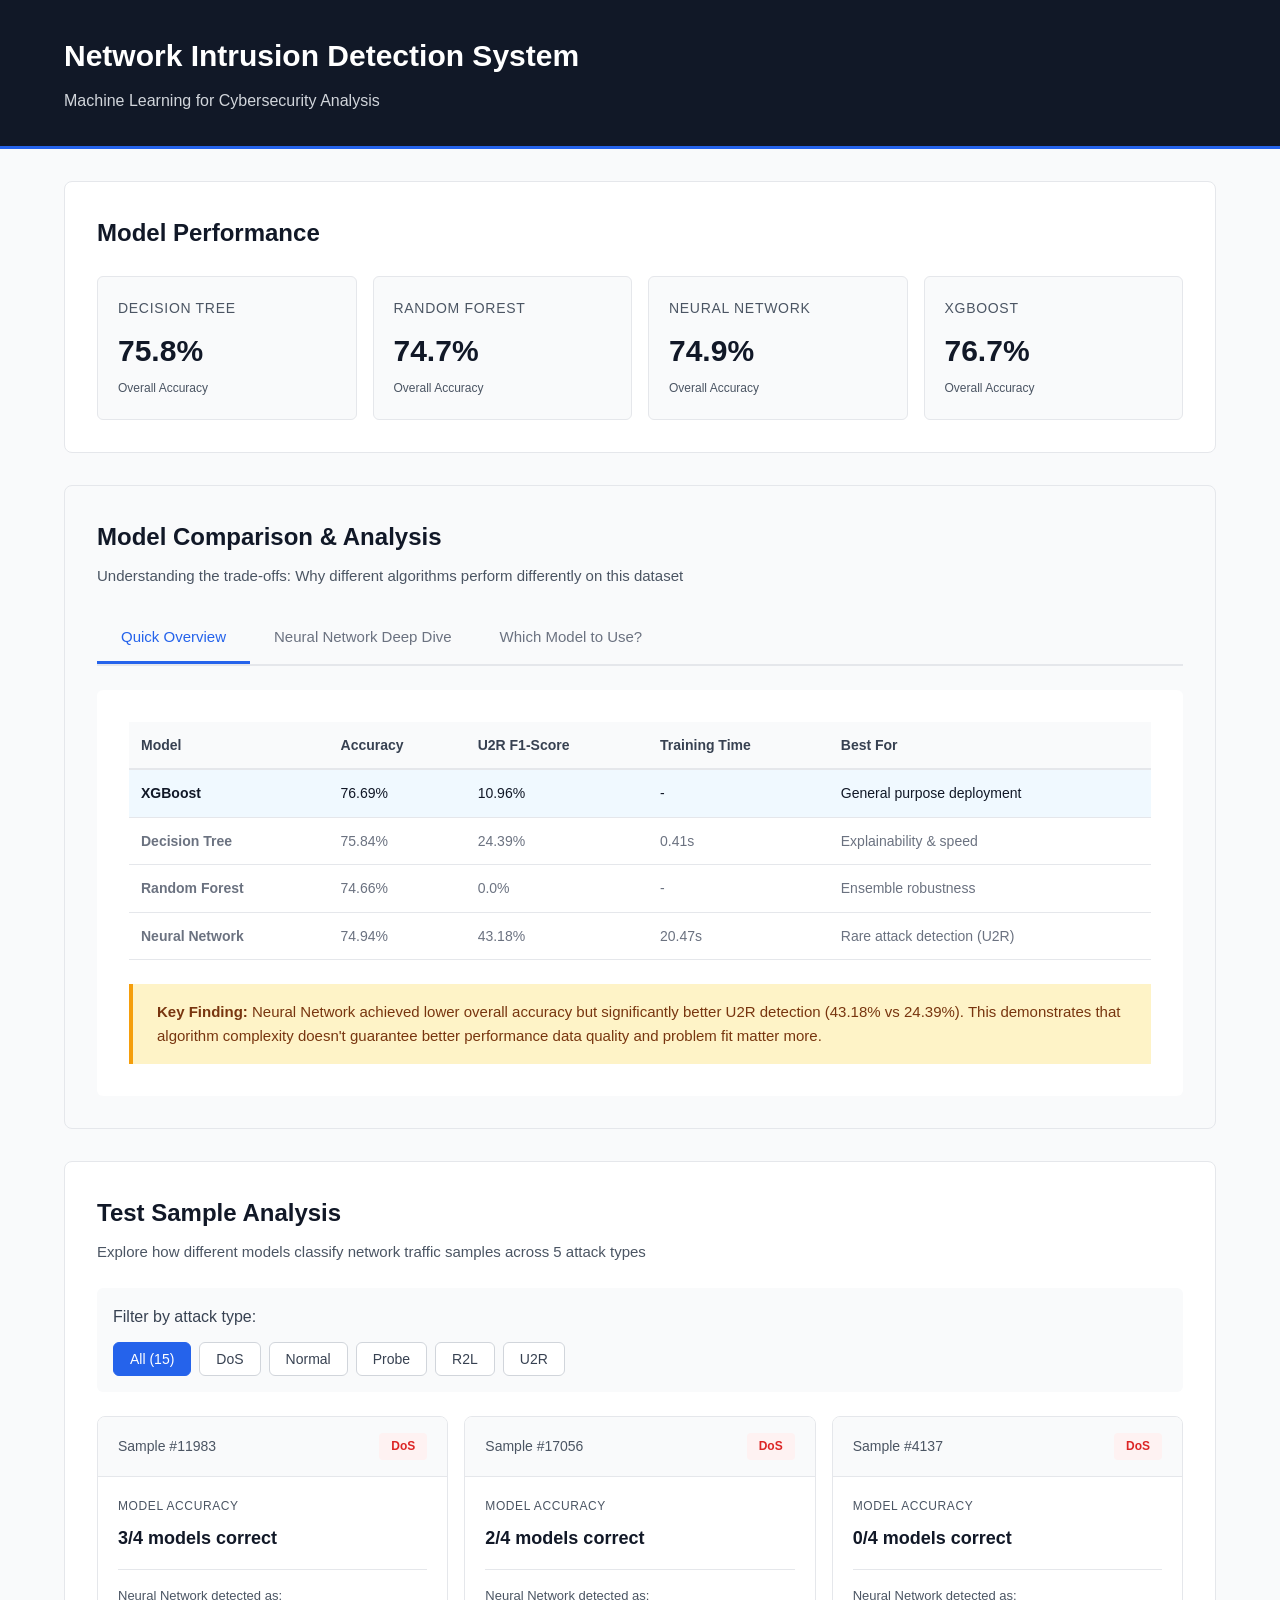
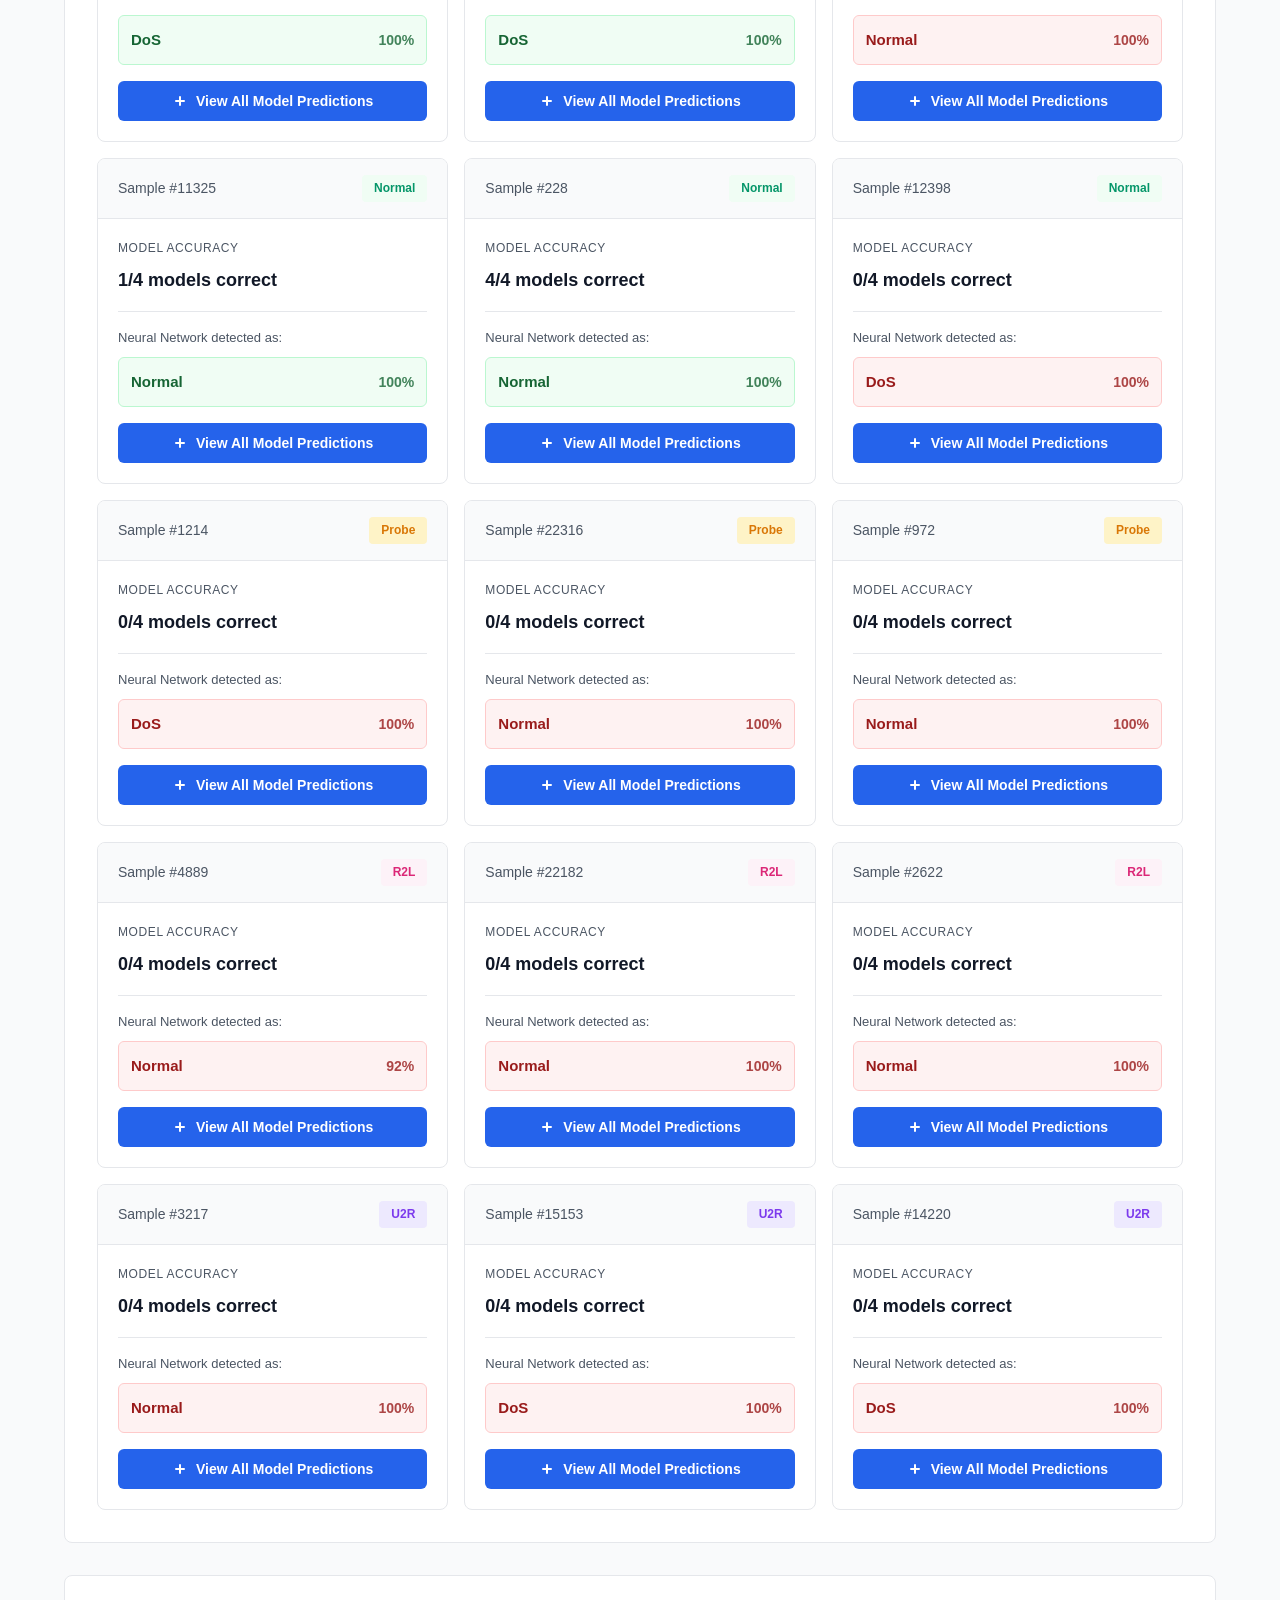
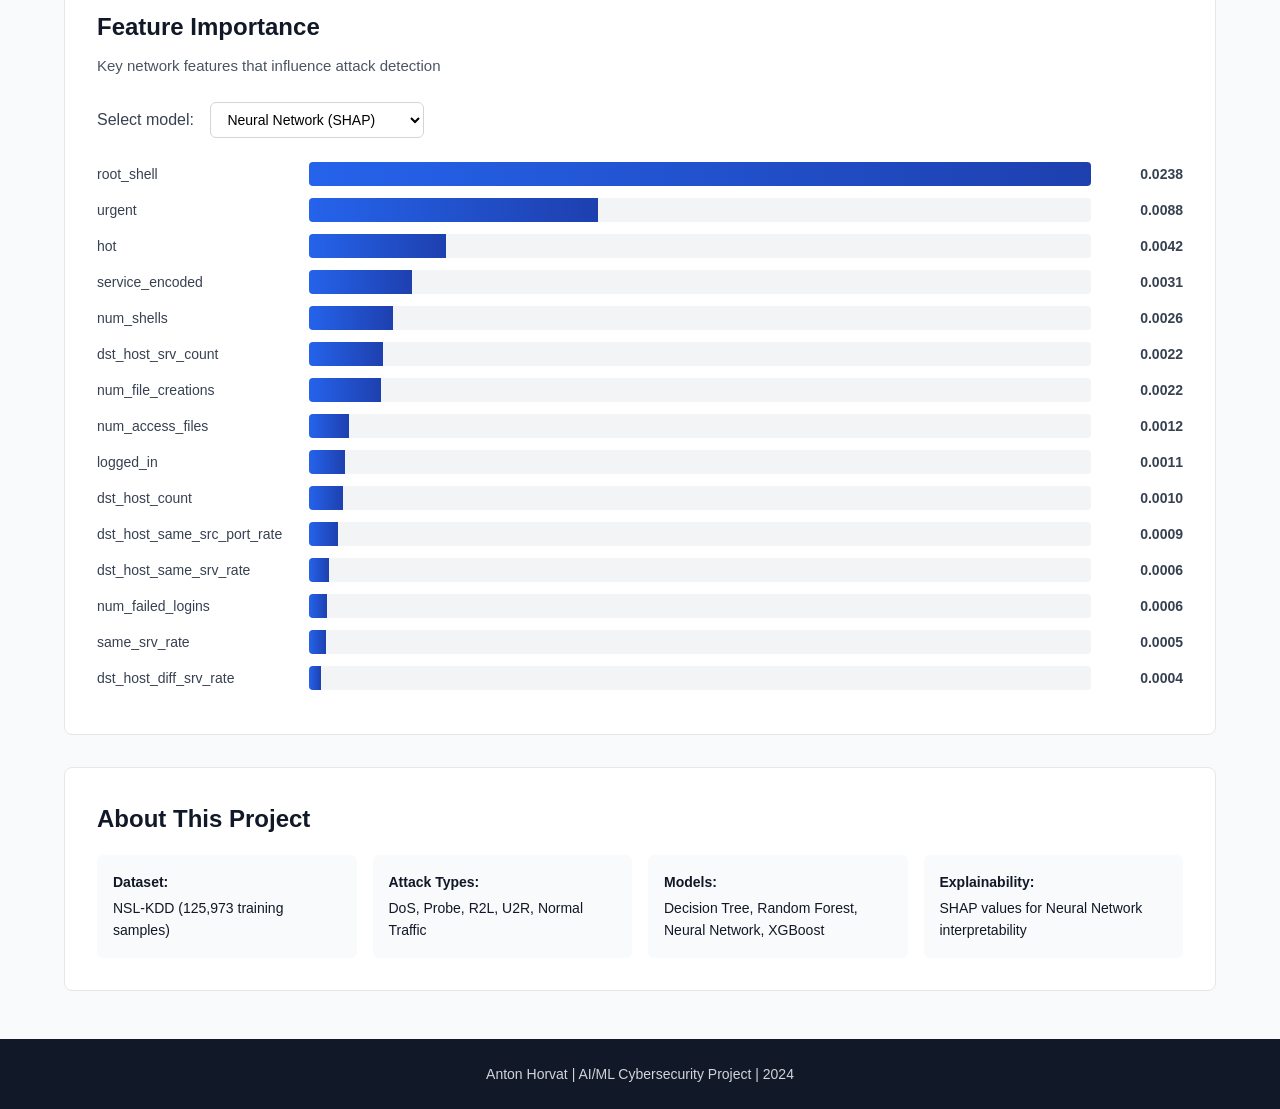
<file: Network Intrusion Detection/Challenge 2/index.html>
<!DOCTYPE html>
<html lang="en">
<head>
    <meta charset="UTF-8">
    <meta name="viewport" content="width=device-width, initial-scale=1.0">
    <title>Network Intrusion Detection | Anton Horvat</title>
    <link rel="stylesheet" href="styles.css">
    <link rel="stylesheet" href="insights.css">
</head>
<body>
    <!-- Header -->
    <header class="header">
        <div class="container">
            <h1>Network Intrusion Detection System</h1>
            <p class="subtitle">Machine Learning for Cybersecurity Analysis</p>
        </div>
    </header>

    <!-- Main Content -->
    <main class="container">
        
        <!-- Performance Overview -->
        <section class="section">
            <h2>Model Performance</h2>
            <div class="stats-grid" id="performanceGrid">
                <!-- Populated by JavaScript -->
            </div>
        </section>

        <!-- Model Comparison Insights -->
        <section class="section insights-section">
            <h2>Model Comparison & Analysis</h2>
            <p class="section-description">Understanding the trade-offs: Why different algorithms perform differently on this dataset</p>
            
            <div class="insight-tabs">
                <button class="insight-tab active" data-insight="overview">Quick Overview</button>
                <button class="insight-tab" data-insight="neural-network">Neural Network Deep Dive</button>
                <button class="insight-tab" data-insight="recommendations">Which Model to Use?</button>
            </div>

            <div id="insightContent" class="insight-content">
                <!-- Populated by JavaScript -->
            </div>
        </section>

        <!-- Interactive Demo -->
        <section class="section">
            <h2>Test Sample Analysis</h2>
            <p class="section-description">Explore how different models classify network traffic samples across 5 attack types</p>
            
            <!-- Attack Type Filter -->
            <div class="filter-box">
                <label>Filter by attack type:</label>
                <div class="filter-buttons" id="attackTypeFilter">
                    <button class="filter-btn active" data-type="all">All (15)</button>
                    <button class="filter-btn" data-type="DoS">DoS</button>
                    <button class="filter-btn" data-type="Normal">Normal</button>
                    <button class="filter-btn" data-type="Probe">Probe</button>
                    <button class="filter-btn" data-type="R2L">R2L</button>
                    <button class="filter-btn" data-type="U2R">U2R</button>
                </div>
            </div>

            <!-- Sample Cards -->
            <div class="samples-grid" id="samplesGrid">
                <!-- Populated by JavaScript -->
            </div>
        </section>

        <!-- Sample Detail Modal -->
        <div id="sampleModal" class="modal">
            <div class="modal-content">
                <span class="modal-close">&times;</span>
                <div id="modalBody">
                    <!-- Populated by JavaScript -->
                </div>
            </div>
        </div>

        <!-- Feature Importance -->
        <section class="section">
            <h2>Feature Importance</h2>
            <p class="section-description">Key network features that influence attack detection</p>
            
            <div class="model-selector">
                <label>Select model:</label>
                <select id="importanceModelSelect">
                    <option value="decision_tree">Decision Tree</option>
                    <option value="random_forest">Random Forest</option>
                    <option value="neural_network_shap" selected>Neural Network (SHAP)</option>
                    <option value="xgboost">XGBoost</option>
                </select>
            </div>

            <div class="importance-chart" id="importanceChart">
                <!-- Populated by JavaScript -->
            </div>
        </section>

        <!-- Project Info -->
        <section class="section info-section">
            <h2>About This Project</h2>
            <div class="info-grid">
                <div class="info-item">
                    <strong>Dataset:</strong> NSL-KDD (125,973 training samples)
                </div>
                <div class="info-item">
                    <strong>Attack Types:</strong> DoS, Probe, R2L, U2R, Normal Traffic
                </div>
                <div class="info-item">
                    <strong>Models:</strong> Decision Tree, Random Forest, Neural Network, XGBoost
                </div>
                <div class="info-item">
                    <strong>Explainability:</strong> SHAP values for Neural Network interpretability
                </div>
            </div>
        </section>

    </main>

    <!-- Footer -->
    <footer class="footer">
        <p>Anton Horvat | AI/ML Cybersecurity Project | 2024</p>
    </footer>

    <script src="script.js"></script>
</body>
</html>
</file>
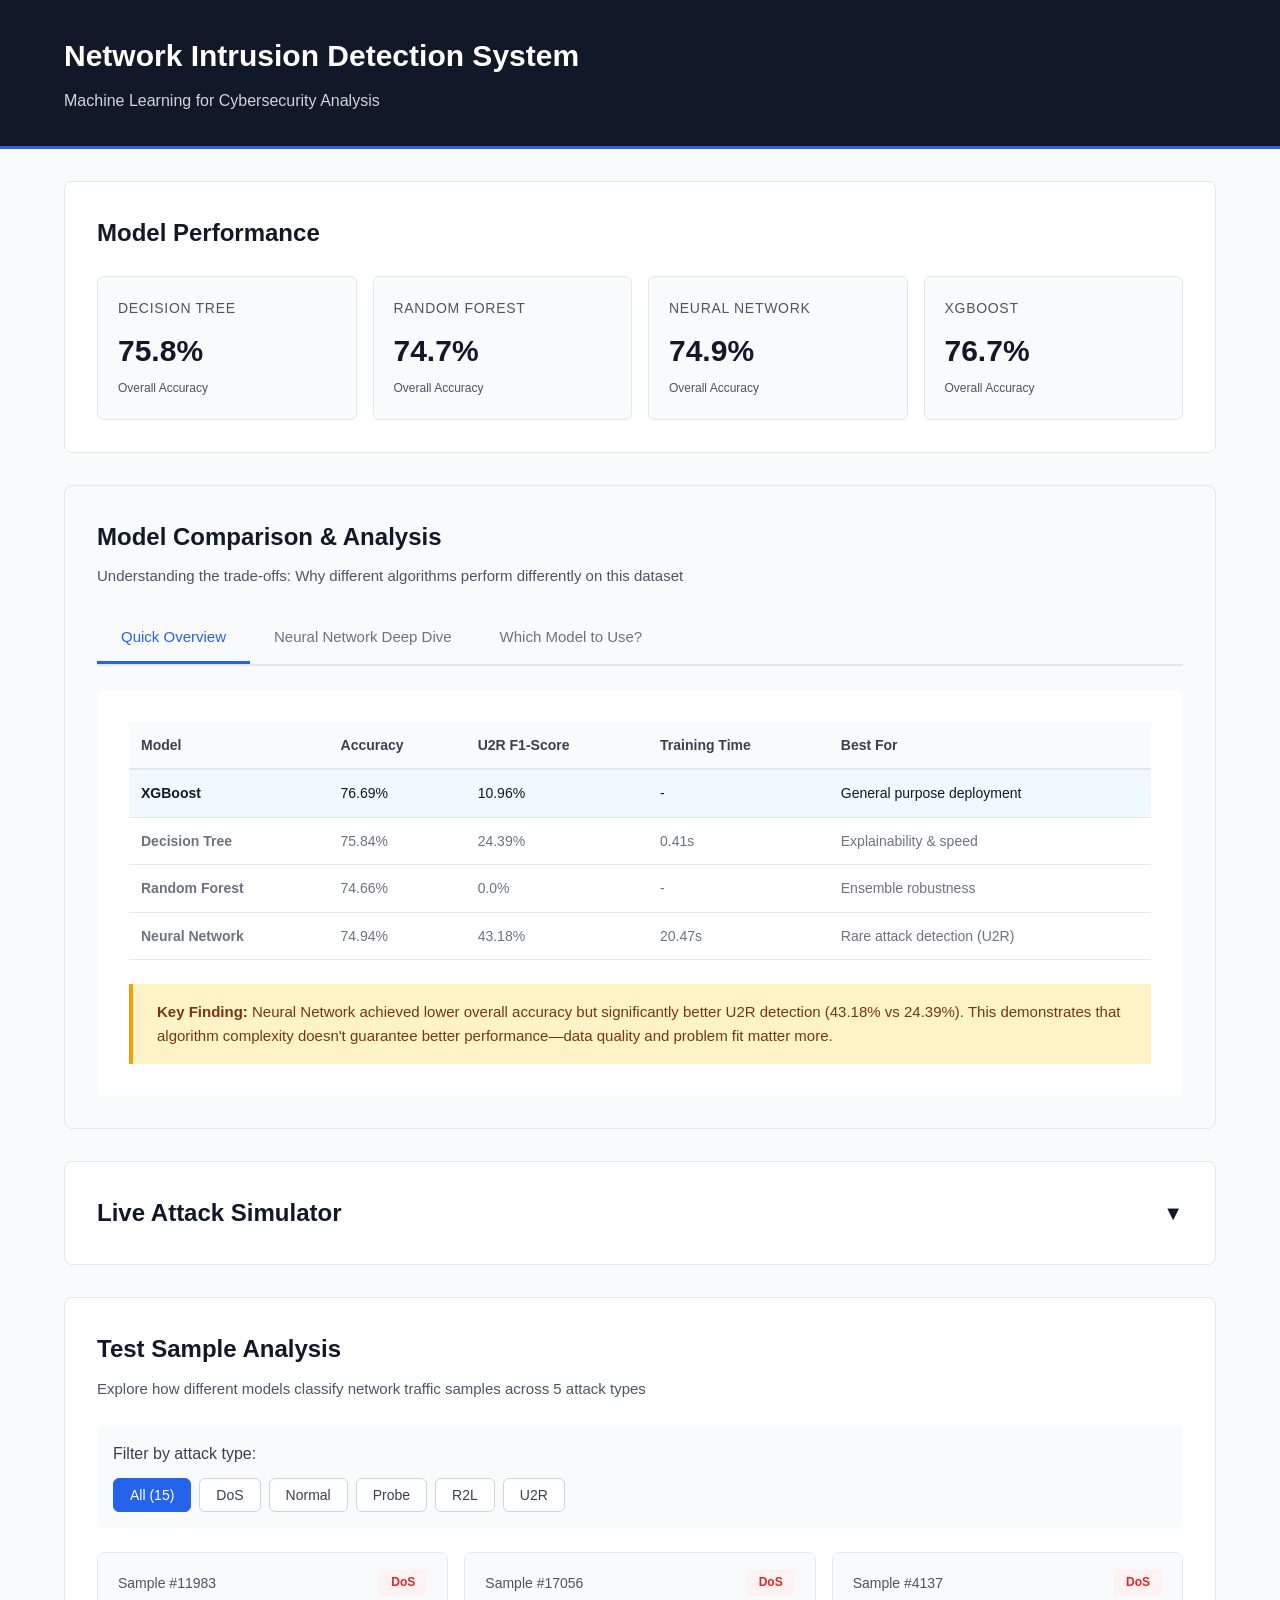
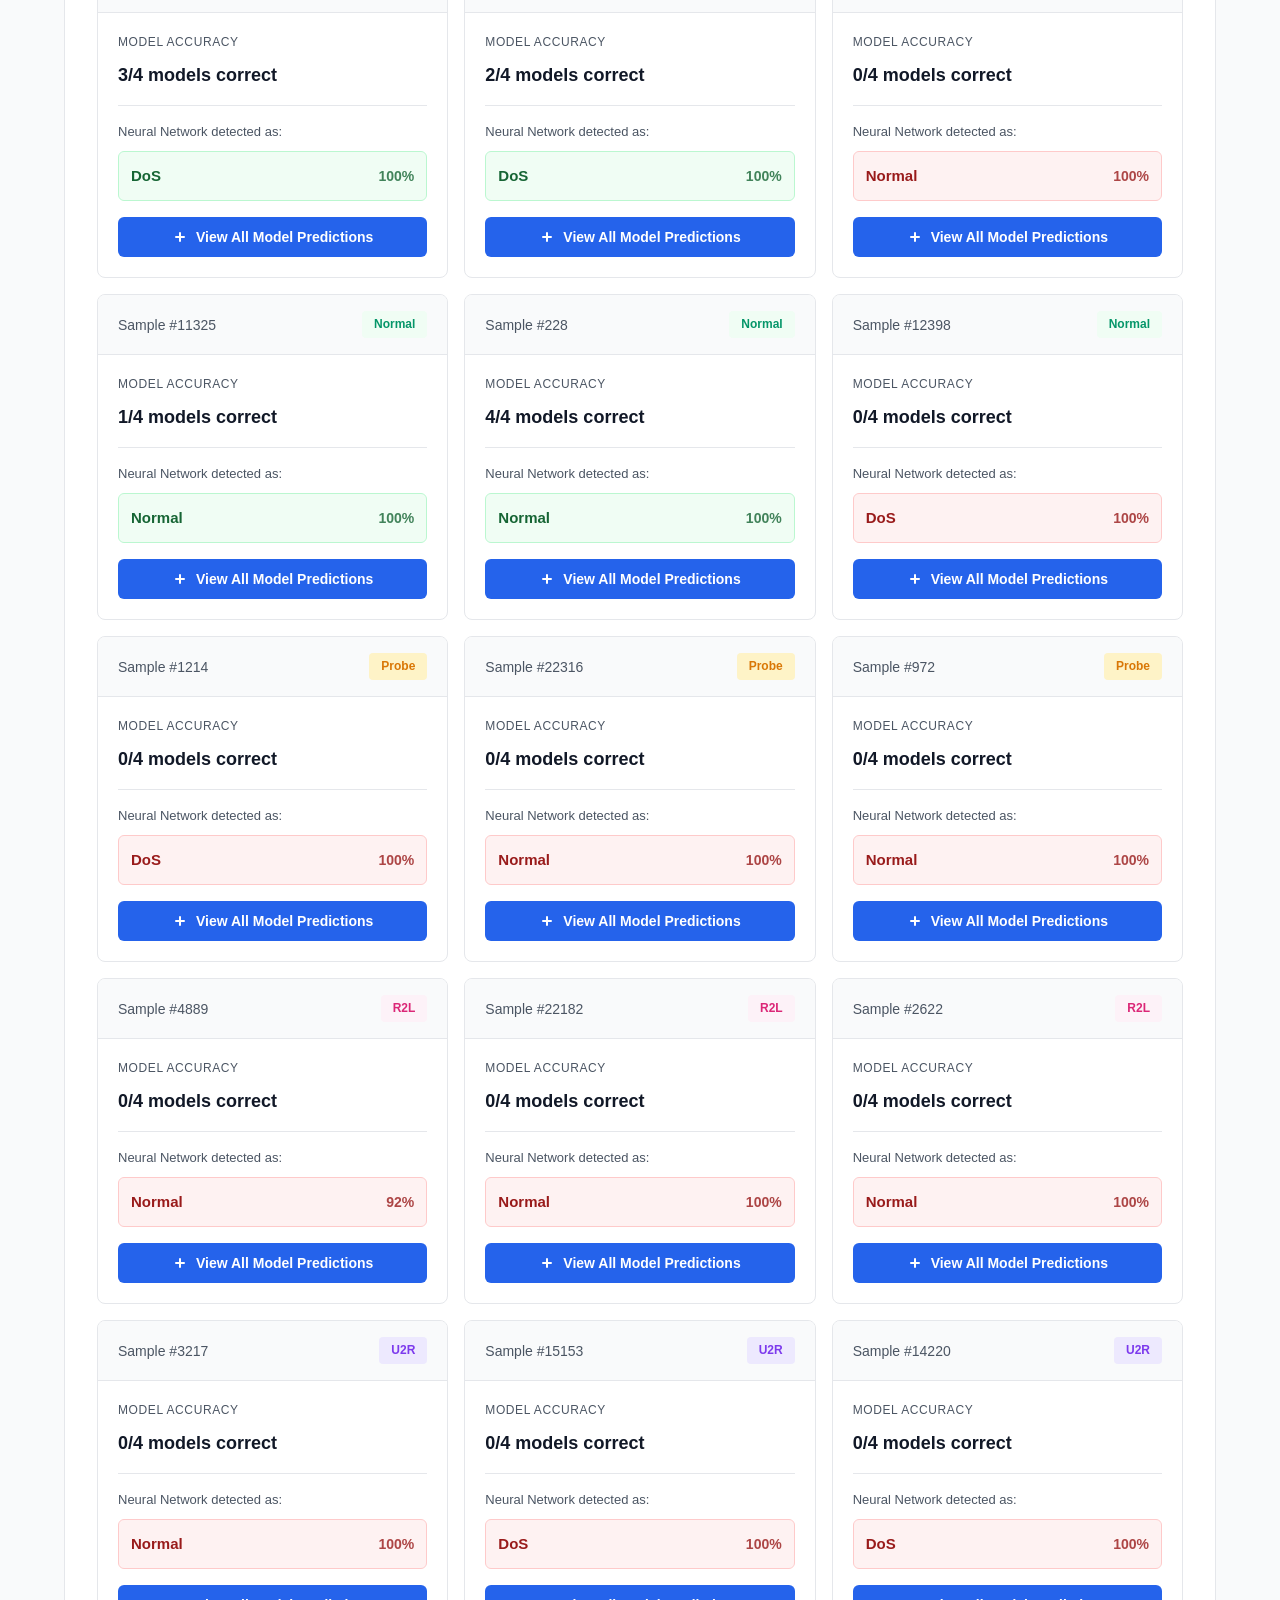
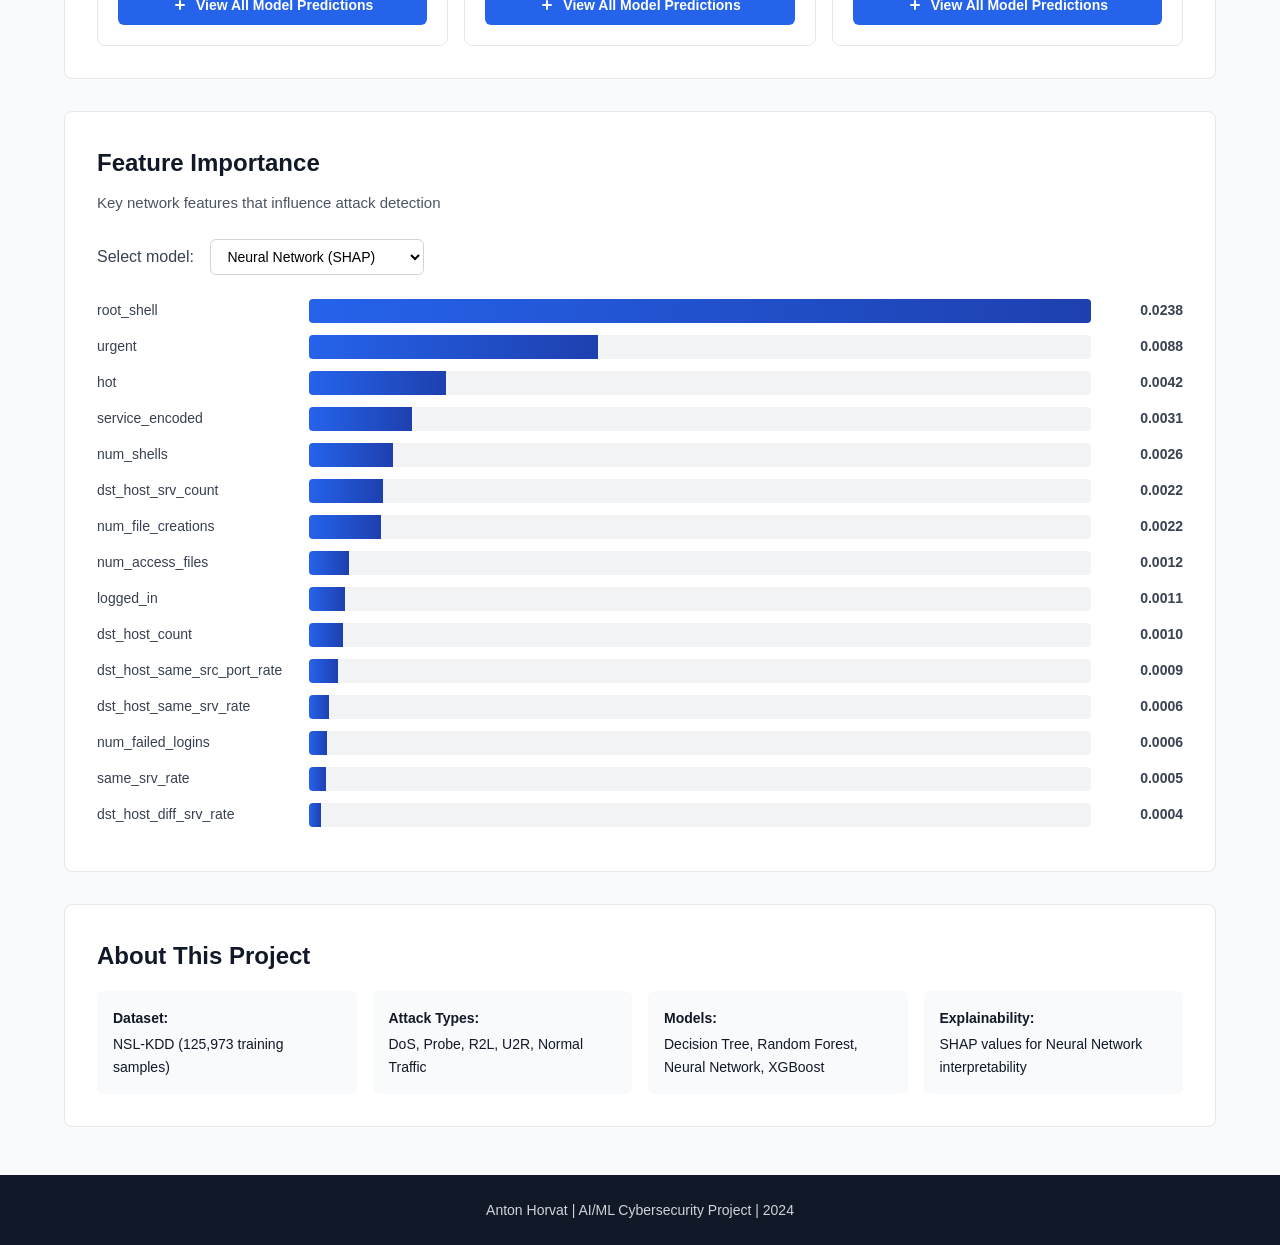
<file: Network Intrusion Detection/Challenge 2/frontend/index.html>
<!DOCTYPE html>
<html lang="en">
<head>
    <meta charset="UTF-8">
    <meta name="viewport" content="width=device-width, initial-scale=1.0">
    <title>Network Intrusion Detection | Anton Horvat</title>
    <link rel="stylesheet" href="styles.css">
    <link rel="stylesheet" href="insights.css">
    <link rel="stylesheet" href="simulator.css">
</head>
<body>
    <!-- Header -->
    <header class="header">
        <div class="container">
            <h1>Network Intrusion Detection System</h1>
            <p class="subtitle">Machine Learning for Cybersecurity Analysis</p>
        </div>
    </header>

    <!-- Main Content -->
    <main class="container">
        
        <!-- Performance Overview -->
        <section class="section">
            <h2>Model Performance</h2>
            <div class="stats-grid" id="performanceGrid">
                <!-- Populated by JavaScript -->
            </div>
        </section>

        <!-- Model Comparison Insights -->
        <section class="section insights-section">
            <h2>Model Comparison & Analysis</h2>
            <p class="section-description">Understanding the trade-offs: Why different algorithms perform differently on this dataset</p>
            
            <div class="insight-tabs">
                <button class="insight-tab active" data-insight="overview">Quick Overview</button>
                <button class="insight-tab" data-insight="neural-network">Neural Network Deep Dive</button>
                <button class="insight-tab" data-insight="recommendations">Which Model to Use?</button>
            </div>

            <div id="insightContent" class="insight-content">
                <!-- Populated by JavaScript -->
            </div>
        </section>

        <!-- Live Attack Simulator - COLLAPSIBLE -->
        <section class="section">
            <div class="collapsible-header" onclick="toggleSimulator()">
                <h2 style="margin: 0; cursor: pointer;">Live Attack Simulator</h2>
                <span class="toggle-icon" id="simulatorToggle">▼</span>
            </div>
            
            <div id="simulatorContent" class="collapsible-content" style="display: none;">
                <p class="section-description">Build custom network traffic and see how AI classifies it</p>
                
                <!-- Model Selection -->
                <div class="model-selector" style="margin-bottom: 24px;">
                    <label>Select model:</label>
                    <select id="simulatorModel">
                        <option value="neural_network">Neural Network</option>
                        <option value="xgboost">XGBoost</option>
                        <option value="decision_tree">Decision Tree</option>
                        <option value="random_forest">Random Forest</option>
                    </select>
                    <div id="modelHint" style="margin-top: 8px; font-size: 14px; color: #64748b;"></div>
                </div>

                <!-- Quick Presets -->
                <div style="margin-bottom: 24px;">
                    <label style="font-weight: 600; margin-bottom: 8px; display: block;">Quick Scenarios:</label>
                    <div style="display: flex; gap: 8px; flex-wrap: wrap;">
                        <button onclick="loadPreset('normal')" class="filter-btn">Normal Traffic</button>
                        <button onclick="loadPreset('dos')" class="filter-btn">DoS Attack</button>
                        <button onclick="loadPreset('probe')" class="filter-btn">Port Scan</button>
                        <button onclick="loadPreset('u2r')" class="filter-btn">Privilege Escalation</button>
                        <button onclick="loadPreset('r2l')" class="filter-btn">Remote Access</button>
                    </div>
                </div>

                <!-- Traffic Builder -->
                <div style="background: #f8fafc; border-radius: 8px; padding: 20px; margin-bottom: 16px;">
                    <h3 style="margin-top: 0; font-size: 16px;">Build Custom Traffic</h3>
                    
                    <div style="display: grid; grid-template-columns: repeat(auto-fit, minmax(250px, 1fr)); gap: 20px;">
                        <!-- Column 1 -->
                        <div>
                            <div style="margin-bottom: 16px;">
                                <label style="display: block; font-weight: 600; margin-bottom: 4px; font-size: 14px;">Protocol</label>
                                <select id="protocol_type" style="width: 100%; padding: 8px; border: 1px solid #e2e8f0; border-radius: 4px;">
                                    <option value="tcp">TCP</option>
                                    <option value="udp">UDP</option>
                                    <option value="icmp">ICMP</option>
                                </select>
                                <div style="font-size: 11px; color: #64748b; margin-top: 4px;">Impact on prediction: ~5%</div>
                            </div>
                            
                            <div style="margin-bottom: 16px;">
                                <label style="display: block; font-weight: 600; margin-bottom: 4px; font-size: 14px;">Service</label>
                                <select id="service" style="width: 100%; padding: 8px; border: 1px solid #e2e8f0; border-radius: 4px;">
                                    <option value="http">HTTP</option>
                                    <option value="private">Private</option>
                                    <option value="ftp">FTP</option>
                                    <option value="telnet">Telnet</option>
                                    <option value="ssh">SSH</option>
                                </select>
                                <div style="font-size: 11px; color: #64748b; margin-top: 4px;">Impact on prediction: ~10%</div>
                            </div>
                            
                            <div style="margin-bottom: 16px;">
                                <label style="display: block; font-weight: 600; margin-bottom: 4px; font-size: 14px;">Flag</label>
                                <select id="flag" style="width: 100%; padding: 8px; border: 1px solid #e2e8f0; border-radius: 4px;">
                                    <option value="SF">SF (Normal)</option>
                                    <option value="S0">S0 (DoS indicator)</option>
                                    <option value="REJ">REJ (Probe indicator)</option>
                                </select>
                                <div style="font-size: 11px; color: #64748b; margin-top: 4px;">Impact on prediction: ~15%</div>
                            </div>
                        </div>

                        <!-- Column 2 -->
                        <div>
                            <div style="margin-bottom: 16px;">
                                <label style="display: block; font-weight: 600; margin-bottom: 4px; font-size: 14px;">SYN Error Rate (%)</label>
                                <input type="range" id="serror_rate" min="0" max="100" value="0" style="width: 100%;">
                                <div style="text-align: center; font-weight: 600; color: #3b82f6;"><span id="serror_rate_val">0</span>%</div>
                                <div style="font-size: 11px; color: #64748b; margin-top: 4px;">Impact on prediction: ~25% (Top feature!)</div>
                            </div>
                            
                            <div style="margin-bottom: 16px;">
                                <label style="display: block; font-weight: 600; margin-bottom: 4px; font-size: 14px;">Host Error Rate (%)</label>
                                <input type="range" id="dst_host_serror_rate" min="0" max="100" value="0" style="width: 100%;">
                                <div style="text-align: center; font-weight: 600; color: #3b82f6;"><span id="dst_host_serror_rate_val">0</span>%</div>
                                <div style="font-size: 11px; color: #64748b; margin-top: 4px;">Impact on prediction: ~20% (2nd most important)</div>
                            </div>
                            
                            <div style="margin-bottom: 16px;">
                                <label style="display: block; font-weight: 600; margin-bottom: 4px; font-size: 14px;">Connection Count</label>
                                <input type="range" id="count" min="1" max="500" value="10" style="width: 100%;">
                                <div style="text-align: center; font-weight: 600; color: #3b82f6;"><span id="count_val">10</span></div>
                                <div style="font-size: 11px; color: #64748b; margin-top: 4px;">Impact on prediction: ~12%</div>
                            </div>
                        </div>

                        <!-- Column 3 -->
                        <div>
                            <div style="margin-bottom: 16px;">
                                <label style="display: block; font-weight: 600; margin-bottom: 4px; font-size: 14px;">Duration (seconds)</label>
                                <input type="range" id="duration" min="0" max="60" value="5" style="width: 100%;">
                                <div style="text-align: center; font-weight: 600; color: #3b82f6;"><span id="duration_val">5</span>s</div>
                                <div style="font-size: 11px; color: #64748b; margin-top: 4px;">Impact on prediction: ~8%</div>
                            </div>
                            
                            <div style="margin-bottom: 16px;">
                                <label style="display: flex; align-items: center; gap: 8px; cursor: pointer;">
                                    <input type="checkbox" id="logged_in">
                                    <span style="font-weight: 600; font-size: 14px;">Authenticated</span>
                                </label>
                                <div style="font-size: 11px; color: #64748b; margin-top: 4px;">Impact on prediction: ~10% (Required for U2R)</div>
                            </div>
                            
                            <div style="margin-bottom: 16px;">
                                <label style="display: flex; align-items: center; gap: 8px; cursor: pointer;">
                                    <input type="checkbox" id="root_shell">
                                    <span style="font-weight: 600; font-size: 14px;">Root Shell Access</span>
                                </label>
                                <div style="font-size: 11px; color: #64748b; margin-top: 4px;">Impact on prediction: ~30% (Critical for U2R!)</div>
                            </div>
                            
                            <div style="margin-bottom: 16px;">
                                <label style="display: flex; align-items: center; gap: 8px; cursor: pointer;">
                                    <input type="checkbox" id="su_attempted">
                                    <span style="font-weight: 600; font-size: 14px;">Privilege Escalation</span>
                                </label>
                                <div style="font-size: 11px; color: #64748b; margin-top: 4px;">Impact on prediction: ~18%</div>
                            </div>
                        </div>
                    </div>

                    <!-- Hidden fields for other parameters -->
                    <input type="hidden" id="srv_serror_rate" value="0">
                    <input type="hidden" id="same_srv_rate" value="50">
                    <input type="hidden" id="num_failed_logins" value="0">

                    <div style="text-align: center; margin-top: 20px;">
                        <button onclick="classifyTraffic()" style="background: #1e293b; color: white; border: none; padding: 12px 32px; border-radius: 6px; font-weight: 600; cursor: pointer; font-size: 15px;">
                            Classify Traffic
                        </button>
                    </div>
                </div>

                <!-- Results Display -->
                <div id="simulatorResults" style="display: none;">
                    <!-- Will be populated by JavaScript -->
                </div>
            </div>
        </section>

        <!-- Interactive Demo -->
        <section class="section">
            <h2>Test Sample Analysis</h2>
            <p class="section-description">Explore how different models classify network traffic samples across 5 attack types</p>
            
            <!-- Attack Type Filter -->
            <div class="filter-box">
                <label>Filter by attack type:</label>
                <div class="filter-buttons" id="attackTypeFilter">
                    <button class="filter-btn active" data-type="all">All (15)</button>
                    <button class="filter-btn" data-type="DoS">DoS</button>
                    <button class="filter-btn" data-type="Normal">Normal</button>
                    <button class="filter-btn" data-type="Probe">Probe</button>
                    <button class="filter-btn" data-type="R2L">R2L</button>
                    <button class="filter-btn" data-type="U2R">U2R</button>
                </div>
            </div>

            <!-- Sample Cards -->
            <div class="samples-grid" id="samplesGrid">
                <!-- Populated by JavaScript -->
            </div>
        </section>

        <!-- Sample Detail Modal -->
        <div id="sampleModal" class="modal">
            <div class="modal-content">
                <span class="modal-close">&times;</span>
                <div id="modalBody">
                    <!-- Populated by JavaScript -->
                </div>
            </div>
        </div>

        <!-- Feature Importance -->
        <section class="section">
            <h2>Feature Importance</h2>
            <p class="section-description">Key network features that influence attack detection</p>
            
            <div class="model-selector">
                <label>Select model:</label>
                <select id="importanceModelSelect">
                    <option value="decision_tree">Decision Tree</option>
                    <option value="random_forest">Random Forest</option>
                    <option value="neural_network_shap" selected>Neural Network (SHAP)</option>
                    <option value="xgboost">XGBoost</option>
                </select>
            </div>

            <div class="importance-chart" id="importanceChart">
                <!-- Populated by JavaScript -->
            </div>
        </section>

        <!-- Project Info -->
        <section class="section info-section">
            <h2>About This Project</h2>
            <div class="info-grid">
                <div class="info-item">
                    <strong>Dataset:</strong> NSL-KDD (125,973 training samples)
                </div>
                <div class="info-item">
                    <strong>Attack Types:</strong> DoS, Probe, R2L, U2R, Normal Traffic
                </div>
                <div class="info-item">
                    <strong>Models:</strong> Decision Tree, Random Forest, Neural Network, XGBoost
                </div>
                <div class="info-item">
                    <strong>Explainability:</strong> SHAP values for Neural Network interpretability
                </div>
            </div>
        </section>

    </main>

    <!-- Footer -->
    <footer class="footer">
        <p>Anton Horvat | AI/ML Cybersecurity Project | 2024</p>
    </footer>

    <script src="simulator.js"></script>
    <script src="script.js"></script>
</body>
</html>
</file>
<file: Network Intrusion Detection/Challenge 2/styles.css>
/* ============================================================================
   CLEAN PROFESSIONAL STYLES - Network IDS
   ============================================================================ */

* {
    margin: 0;
    padding: 0;
    box-sizing: border-box;
}

:root {
    --primary: #2563eb;
    --primary-dark: #1e40af;
    --success: #059669;
    --danger: #dc2626;
    --warning: #d97706;
    --gray-50: #f9fafb;
    --gray-100: #f3f4f6;
    --gray-200: #e5e7eb;
    --gray-300: #d1d5db;
    --gray-600: #4b5563;
    --gray-700: #374151;
    --gray-900: #111827;
}

body {
    font-family: -apple-system, BlinkMacSystemFont, 'Segoe UI', Roboto, 'Helvetica Neue', Arial, sans-serif;
    background: var(--gray-50);
    color: var(--gray-900);
    line-height: 1.6;
}

/* Header */
.header {
    background: var(--gray-900);
    color: white;
    padding: 2rem 0;
    border-bottom: 3px solid var(--primary);
}

.header h1 {
    font-size: 1.875rem;
    font-weight: 700;
    margin-bottom: 0.5rem;
}

.subtitle {
    font-size: 1rem;
    color: var(--gray-300);
    font-weight: 400;
}

/* Container */
.container {
    max-width: 1200px;
    margin: 0 auto;
    padding: 0 1.5rem;
}

/* Section */
.section {
    background: white;
    margin: 2rem 0;
    padding: 2rem;
    border-radius: 8px;
    border: 1px solid var(--gray-200);
}

.section h2 {
    font-size: 1.5rem;
    color: var(--gray-900);
    margin-bottom: 0.5rem;
    font-weight: 600;
}

.section-description {
    color: var(--gray-600);
    margin-bottom: 1.5rem;
}

/* Stats Grid */
.stats-grid {
    display: grid;
    grid-template-columns: repeat(auto-fit, minmax(200px, 1fr));
    gap: 1rem;
    margin-top: 1.5rem;
}

.stat-card {
    background: var(--gray-50);
    padding: 1.25rem;
    border-radius: 6px;
    border: 1px solid var(--gray-200);
}

.stat-card h3 {
    font-size: 0.875rem;
    color: var(--gray-600);
    margin-bottom: 0.5rem;
    font-weight: 500;
    text-transform: uppercase;
    letter-spacing: 0.05em;
}

.stat-value {
    font-size: 1.875rem;
    font-weight: 700;
    color: var(--gray-900);
}

.stat-label {
    font-size: 0.75rem;
    color: var(--gray-600);
    margin-top: 0.25rem;
}

/* Filter Box */
.filter-box {
    background: var(--gray-50);
    padding: 1rem;
    border-radius: 6px;
    margin-bottom: 1.5rem;
}

.filter-box label {
    display: block;
    font-weight: 500;
    margin-bottom: 0.75rem;
    color: var(--gray-700);
}

.filter-buttons {
    display: flex;
    gap: 0.5rem;
    flex-wrap: wrap;
}

.filter-btn {
    padding: 0.5rem 1rem;
    background: white;
    border: 1px solid var(--gray-300);
    border-radius: 6px;
    cursor: pointer;
    font-size: 0.875rem;
    font-weight: 500;
    color: var(--gray-700);
    transition: all 0.2s;
}

.filter-btn:hover {
    border-color: var(--primary);
    color: var(--primary);
}

.filter-btn.active {
    background: var(--primary);
    color: white;
    border-color: var(--primary);
}

/* Samples Grid */
.samples-grid {
    display: grid;
    grid-template-columns: repeat(auto-fill, minmax(280px, 1fr));
    gap: 1rem;
}

.sample-card {
    background: white;
    border: 1px solid var(--gray-200);
    border-radius: 8px;
    padding: 0;
    cursor: pointer;
    transition: all 0.2s;
    overflow: hidden;
}

.sample-card:hover {
    border-color: var(--primary);
    box-shadow: 0 4px 6px rgba(0, 0, 0, 0.05);
    transform: translateY(-2px);
}

.sample-header {
    display: flex;
    justify-content: space-between;
    align-items: center;
    padding: 1rem 1.25rem;
    background: var(--gray-50);
    border-bottom: 1px solid var(--gray-200);
}

.sample-body {
    padding: 1.25rem;
}

.accuracy-display {
    margin-bottom: 1rem;
    padding-bottom: 1rem;
    border-bottom: 1px solid var(--gray-200);
}

.accuracy-label {
    font-size: 0.75rem;
    color: var(--gray-600);
    text-transform: uppercase;
    letter-spacing: 0.05em;
    margin-bottom: 0.5rem;
}

.accuracy-value {
    font-size: 1.125rem;
    font-weight: 700;
    color: var(--gray-900);
}

.nn-highlight {
    margin-bottom: 1rem;
}

.nn-label {
    font-size: 0.8125rem;
    color: var(--gray-600);
    margin-bottom: 0.5rem;
}

.nn-prediction {
    display: flex;
    justify-content: space-between;
    align-items: center;
    padding: 0.75rem;
    border-radius: 6px;
    font-size: 0.9375rem;
    font-weight: 600;
}

.nn-correct {
    background: #f0fdf4;
    color: #166534;
    border: 1px solid #bbf7d0;
}

.nn-incorrect {
    background: #fef2f2;
    color: #991b1b;
    border: 1px solid #fecaca;
}

.nn-confidence {
    font-size: 0.875rem;
    opacity: 0.8;
}

.details-btn {
    width: 100%;
    padding: 0.75rem;
    background: var(--primary);
    color: white;
    border: none;
    border-radius: 6px;
    font-size: 0.875rem;
    font-weight: 600;
    cursor: pointer;
    display: flex;
    align-items: center;
    justify-content: center;
    gap: 0.5rem;
    transition: all 0.2s;
}

.details-btn:hover {
    background: var(--primary-dark);
    transform: translateY(-1px);
    box-shadow: 0 2px 4px rgba(37, 99, 235, 0.2);
}

.details-btn svg {
    transition: transform 0.2s;
}

.details-btn:hover svg {
    transform: rotate(90deg);
}

.sample-id {
    font-size: 0.875rem;
    color: var(--gray-600);
    font-weight: 500;
}

.attack-badge {
    padding: 0.25rem 0.75rem;
    border-radius: 4px;
    font-size: 0.75rem;
    font-weight: 600;
}

.attack-badge.DoS { background: #fef2f2; color: #dc2626; }
.attack-badge.Normal { background: #f0fdf4; color: #059669; }
.attack-badge.Probe { background: #fef3c7; color: #d97706; }
.attack-badge.R2L { background: #fdf2f8; color: #db2777; }
.attack-badge.U2R { background: #ede9fe; color: #7c3aed; }

.prediction-summary {
    margin-top: 0.75rem;
}

.prediction-row {
    display: flex;
    justify-content: space-between;
    margin: 0.5rem 0;
    font-size: 0.875rem;
}

.model-name {
    color: var(--gray-600);
}

.prediction-result {
    font-weight: 500;
}

.prediction-result.correct {
    color: var(--success);
}

.prediction-result.incorrect {
    color: var(--danger);
}

/* Modal */
.modal {
    display: none;
    position: fixed;
    z-index: 1000;
    left: 0;
    top: 0;
    width: 100%;
    height: 100%;
    background: rgba(0, 0, 0, 0.6);
    overflow-y: auto;
    animation: fadeIn 0.2s;
}

@keyframes fadeIn {
    from { opacity: 0; }
    to { opacity: 1; }
}

.modal.active {
    display: block;
}

.modal-content {
    background: white;
    margin: 2rem auto;
    padding: 0;
    max-width: 900px;
    border-radius: 12px;
    position: relative;
    box-shadow: 0 20px 25px -5px rgba(0, 0, 0, 0.1), 0 10px 10px -5px rgba(0, 0, 0, 0.04);
    animation: slideUp 0.3s;
}

@keyframes slideUp {
    from { transform: translateY(20px); opacity: 0; }
    to { transform: translateY(0); opacity: 1; }
}

.modal-close {
    position: absolute;
    right: 1.5rem;
    top: 1.5rem;
    font-size: 1.75rem;
    cursor: pointer;
    color: var(--gray-400);
    line-height: 1;
    width: 32px;
    height: 32px;
    display: flex;
    align-items: center;
    justify-content: center;
    border-radius: 6px;
    transition: all 0.2s;
}

.modal-close:hover {
    background: var(--gray-100);
    color: var(--gray-900);
}

.modal-header {
    padding: 2rem 2rem 1.5rem 2rem;
    border-bottom: 1px solid var(--gray-200);
}

.modal-title-section {
    padding-right: 2rem;
}

.modal-title {
    font-size: 1.5rem;
    font-weight: 700;
    margin-bottom: 0.75rem;
    color: var(--gray-900);
}

.modal-meta {
    display: flex;
    align-items: center;
    gap: 0.75rem;
    flex-wrap: wrap;
}

.meta-label {
    font-size: 0.875rem;
    color: var(--gray-600);
}

.meta-divider {
    color: var(--gray-300);
}

.modal-section {
    padding: 2rem;
}

.section-title {
    font-size: 1.125rem;
    font-weight: 600;
    margin-bottom: 0.5rem;
    color: var(--gray-900);
}

.section-description {
    color: var(--gray-600);
    font-size: 0.9375rem;
    line-height: 1.6;
    margin-bottom: 1.5rem;
}

.no-data {
    color: var(--gray-500);
    font-size: 0.9375rem;
    font-style: italic;
    padding: 1rem;
    text-align: center;
}

/* Model Tabs - Detailed */
.model-tabs-detailed {
    display: grid;
    grid-template-columns: repeat(4, 1fr);
    gap: 0.75rem;
    margin-top: 1rem;
}

.model-tab-btn {
    padding: 1rem;
    background: white;
    border: 2px solid var(--gray-300);
    border-radius: 8px;
    cursor: pointer;
    transition: all 0.2s;
    text-align: left;
}

.model-tab-btn:hover {
    border-color: var(--primary);
    transform: translateY(-2px);
    box-shadow: 0 4px 6px rgba(0, 0, 0, 0.05);
}

.model-tab-btn.active {
    border-color: var(--primary);
    background: #eff6ff;
    box-shadow: 0 4px 6px rgba(37, 99, 235, 0.1);
}

.tab-model-name {
    font-size: 0.875rem;
    font-weight: 600;
    color: var(--gray-900);
    margin-bottom: 0.5rem;
}

.tab-model-result {
    font-size: 0.8125rem;
    font-weight: 600;
    padding: 0.25rem 0.5rem;
    border-radius: 4px;
    display: inline-block;
}

.tab-correct {
    background: #dcfce7;
    color: #166534;
}

.tab-incorrect {
    background: #fee2e2;
    color: #991b1b;
}

/* Detail Section */
.detail-section {
    background: var(--gray-50);
}

/* Confidence Paradox Banner */
.confidence-paradox-banner {
    background: linear-gradient(135deg, #fef2f2 0%, #fee2e2 100%);
    border: 2px solid #ef4444;
    border-radius: 8px;
    padding: 1.25rem;
    margin-bottom: 1.5rem;
    display: flex;
    gap: 1rem;
    align-items: flex-start;
}

.paradox-icon {
    font-size: 2rem;
    flex-shrink: 0;
}

.paradox-content {
    flex: 1;
}

.paradox-title {
    font-size: 1rem;
    font-weight: 700;
    color: #991b1b;
    margin-bottom: 0.5rem;
}

.paradox-text {
    font-size: 0.9375rem;
    line-height: 1.6;
    color: #7f1d1d;
}

.paradox-text strong {
    color: #991b1b;
}

.prediction-result-card {
    background: white;
    border-radius: 8px;
    padding: 1.5rem;
    border: 2px solid var(--gray-200);
    margin-bottom: 1.5rem;
}

.prediction-result-card.result-correct {
    border-color: var(--success);
    background: linear-gradient(to bottom, #f0fdf4 0%, white 100%);
}

.prediction-result-card.result-incorrect {
    border-color: var(--danger);
    background: linear-gradient(to bottom, #fef2f2 0%, white 100%);
}

.result-header {
    display: flex;
    justify-content: space-between;
    align-items: flex-start;
    margin-bottom: 1.5rem;
    padding-bottom: 1rem;
    border-bottom: 1px solid var(--gray-200);
}

.result-label {
    font-size: 0.75rem;
    color: var(--gray-600);
    text-transform: uppercase;
    letter-spacing: 0.05em;
    margin-bottom: 0.5rem;
}

.result-value {
    font-size: 1.875rem;
    font-weight: 700;
    color: var(--gray-900);
}

.actual-label-display {
    margin-top: 0.75rem;
    padding: 0.625rem 1rem;
    background: #fffbeb;
    border: 1px solid #fcd34d;
    border-radius: 6px;
    font-size: 0.875rem;
    color: #92400e;
    font-weight: 500;
}

.actual-value {
    font-weight: 700;
    color: #78350f;
}

.result-status {
    padding: 0.5rem 1rem;
    border-radius: 6px;
    font-size: 0.875rem;
    font-weight: 600;
}

.status-correct {
    background: #dcfce7;
    color: #166534;
}

.status-incorrect {
    background: #fee2e2;
    color: #991b1b;
}

.confidence-detail {
    margin-top: 1rem;
}

.confidence-header-large {
    display: flex;
    justify-content: space-between;
    align-items: center;
    margin-bottom: 0.75rem;
}

.confidence-label-large {
    font-size: 0.875rem;
    font-weight: 600;
    color: var(--gray-700);
    text-transform: uppercase;
    letter-spacing: 0.05em;
}

.confidence-value-large {
    font-size: 1.5rem;
    font-weight: 700;
    color: var(--primary);
}

.confidence-bar-extra-large {
    height: 12px;
    background: var(--gray-200);
    border-radius: 6px;
    overflow: hidden;
    margin-bottom: 1rem;
}

.confidence-fill-extra-large {
    height: 100%;
    background: linear-gradient(90deg, var(--primary), var(--primary-dark));
    border-radius: 6px;
    transition: width 0.5s ease;
}

.confidence-fill-extra-large.confidence-error {
    background: linear-gradient(90deg, #ef4444, #dc2626);
}

.confidence-explanation {
    background: var(--gray-50);
    padding: 1rem;
    border-radius: 6px;
    border-left: 3px solid var(--primary);
    font-size: 0.9375rem;
    line-height: 1.6;
    color: var(--gray-700);
}

.confidence-explanation strong {
    color: var(--gray-900);
}

.confidence-explanation ul {
    margin: 0.5rem 0 0 1.25rem;
    line-height: 1.8;
}

.confidence-explanation ul li {
    margin-bottom: 0.5rem;
}

.confidence-explanation ul li:last-child {
    margin-bottom: 0;
}

/* Model Explanation Box */
.model-explanation-box {
    background: white;
    border-radius: 8px;
    padding: 1.5rem;
    border: 1px solid var(--gray-200);
}

.explanation-text {
    font-size: 0.9375rem;
    line-height: 1.7;
    color: var(--gray-700);
    margin-bottom: 1rem;
}

.feature-note {
    display: flex;
    align-items: flex-start;
    gap: 0.75rem;
    padding: 1rem;
    background: #fffbeb;
    border: 1px solid #fcd34d;
    border-radius: 6px;
    font-size: 0.875rem;
    color: var(--gray-700);
    line-height: 1.6;
}

.feature-note svg {
    flex-shrink: 0;
    margin-top: 0.125rem;
    color: #d97706;
}

/* SHAP Section Detailed */
.shap-section-detailed {
    background: white;
    border-radius: 8px;
    padding: 1.5rem;
    border: 1px solid var(--gray-200);
    margin-top: 1.5rem;
}

.shap-section-detailed .section-title {
    margin-bottom: 0.5rem;
}

.shap-section-detailed .section-description {
    margin-bottom: 1.5rem;
}

/* SHAP Explanation Legend */
.shap-explainer {
    background: #fffbeb;
    border: 2px solid #fcd34d;
    border-radius: 8px;
    padding: 1.25rem;
    margin-bottom: 1.5rem;
}

.shap-legend {
    display: flex;
    flex-direction: column;
    gap: 1rem;
}

.legend-item {
    display: flex;
    align-items: center;
    gap: 0.75rem;
}

.legend-color {
    width: 40px;
    height: 24px;
    border-radius: 4px;
    flex-shrink: 0;
}

.legend-attack {
    background: linear-gradient(90deg, transparent, #ef4444);
}

.legend-normal {
    background: linear-gradient(90deg, #3b82f6, transparent);
}

.legend-text {
    font-size: 0.875rem;
    line-height: 1.5;
}

.legend-note {
    margin-top: 0.5rem;
    padding-top: 1rem;
    border-top: 1px solid #fcd34d;
    font-size: 0.9375rem;
    color: #92400e;
}

/* SHAP Feature Cards */
.shap-section {
    background: var(--gray-50);
    border-radius: 8px;
    margin-top: 1rem;
}

.shap-container {
    display: flex;
    flex-direction: column;
    gap: 1rem;
}

.shap-feature-card {
    background: white;
    border: 1px solid var(--gray-200);
    border-radius: 8px;
    padding: 1.25rem;
    transition: all 0.2s;
}

.shap-feature-card:hover {
    box-shadow: 0 4px 6px -1px rgba(0, 0, 0, 0.05);
    border-color: var(--gray-300);
}

.shap-feature-header {
    display: flex;
    justify-content: space-between;
    align-items: flex-start;
    margin-bottom: 1rem;
    gap: 1rem;
}

.feature-value-analysis {
    background: #f8fafc;
    border: 1px solid var(--gray-200);
    border-radius: 6px;
    padding: 1rem;
    margin-bottom: 1rem;
}

.value-display {
    display: flex;
    align-items: center;
    gap: 0.75rem;
    margin-bottom: 0.75rem;
    padding-bottom: 0.75rem;
    border-bottom: 1px solid var(--gray-200);
}

.value-label {
    font-size: 0.75rem;
    color: var(--gray-600);
    text-transform: uppercase;
    letter-spacing: 0.05em;
    font-weight: 600;
}

.value-number {
    font-size: 1.125rem;
    font-weight: 700;
    color: var(--primary);
    font-family: 'Monaco', 'Courier New', monospace;
}

.value-interpretation {
    font-size: 0.875rem;
    line-height: 1.6;
    color: var(--gray-700);
}

.value-interpretation strong {
    color: var(--gray-900);
    font-weight: 600;
}

.shap-feature-info {
    flex: 1;
}

.shap-feature-name {
    font-size: 0.9375rem;
    font-weight: 600;
    color: var(--gray-900);
    margin-bottom: 0.25rem;
}

.shap-feature-desc {
    font-size: 0.8125rem;
    color: var(--gray-600);
    line-height: 1.5;
}

.shap-impact-badge {
    display: flex;
    flex-direction: column;
    align-items: flex-end;
    gap: 0.375rem;
}

.impact-strength {
    font-size: 0.75rem;
    font-weight: 600;
    color: var(--gray-700);
    text-transform: uppercase;
    letter-spacing: 0.05em;
}

.shap-impact {
    padding: 0.375rem 0.75rem;
    border-radius: 6px;
    font-size: 0.75rem;
    font-weight: 600;
    white-space: nowrap;
}

.impact-attack {
    background: #fee2e2;
    color: #991b1b;
}

.impact-normal {
    background: #dbeafe;
    color: #1e40af;
}

.shap-bar-wrapper {
    display: flex;
    align-items: center;
    gap: 1rem;
    margin-bottom: 0.75rem;
}

.shap-bar-track {
    flex: 1;
    height: 32px;
    background: var(--gray-100);
    border-radius: 6px;
    position: relative;
    overflow: hidden;
}

.shap-bar-center {
    position: absolute;
    left: 50%;
    top: 0;
    bottom: 0;
    width: 2px;
    background: var(--gray-300);
    z-index: 1;
}

.shap-bar-fill {
    position: absolute;
    top: 0;
    bottom: 0;
    border-radius: 6px;
    transition: width 0.5s ease;
}

.fill-attack {
    background: linear-gradient(90deg, transparent, #ef4444);
    right: 50%;
}

.fill-normal {
    background: linear-gradient(90deg, #3b82f6, transparent);
    left: 50%;
}

.shap-value-display {
    min-width: 100px;
    text-align: right;
    display: flex;
    flex-direction: column;
    align-items: flex-end;
}

.shap-number {
    font-size: 1rem;
    font-weight: 700;
    color: var(--gray-900);
    font-family: 'Monaco', 'Courier New', monospace;
}

.shap-number-label {
    font-size: 0.6875rem;
    color: var(--gray-600);
    text-transform: uppercase;
    letter-spacing: 0.05em;
    margin-top: 0.125rem;
}

.shap-feature-example {
    display: flex;
    align-items: flex-start;
    gap: 0.5rem;
    font-size: 0.8125rem;
    color: var(--gray-600);
    line-height: 1.5;
    padding: 0.75rem;
    background: var(--gray-50);
    border-radius: 6px;
    border-left: 3px solid var(--primary);
}

.shap-feature-example svg {
    flex-shrink: 0;
    margin-top: 0.125rem;
    color: var(--primary);
}

.shap-feature-example strong {
    color: var(--gray-900);
}

/* Old table styles - keep for backwards compatibility */
.predictions-table {
    width: 100%;
    border-collapse: collapse;
    margin: 1.5rem 0;
}

.predictions-table th,
.predictions-table td {
    padding: 0.75rem;
    text-align: left;
    border-bottom: 1px solid var(--gray-200);
}

.predictions-table th {
    background: var(--gray-50);
    font-weight: 600;
    font-size: 0.875rem;
    color: var(--gray-700);
}

.predictions-table td {
    font-size: 0.875rem;
}

.confidence-bar {
    height: 6px;
    background: var(--gray-200);
    border-radius: 3px;
    overflow: hidden;
    margin-top: 0.25rem;
}

.confidence-fill {
    height: 100%;
    background: var(--primary);
    transition: width 0.3s;
}

/* Feature Importance */
.model-selector {
    margin-bottom: 1.5rem;
}

.model-selector label {
    display: inline-block;
    margin-right: 0.75rem;
    font-weight: 500;
    color: var(--gray-700);
}

.model-selector select {
    padding: 0.5rem 2rem 0.5rem 0.75rem;
    border: 1px solid var(--gray-300);
    border-radius: 6px;
    font-size: 0.875rem;
    background: white;
    cursor: pointer;
}

.importance-chart {
    margin-top: 1rem;
}

.importance-row {
    display: flex;
    align-items: center;
    margin: 0.75rem 0;
}

.importance-label {
    width: 200px;
    font-size: 0.875rem;
    font-weight: 500;
    color: var(--gray-700);
}

.importance-bar-container {
    flex: 1;
    height: 24px;
    background: var(--gray-100);
    border-radius: 4px;
    overflow: hidden;
    margin: 0 0.75rem;
}

.importance-bar {
    height: 100%;
    background: linear-gradient(90deg, var(--primary), var(--primary-dark));
    transition: width 0.3s;
}

.importance-value {
    min-width: 80px;
    text-align: right;
    font-size: 0.875rem;
    font-weight: 600;
    color: var(--gray-700);
}

/* Info Section */
.info-grid {
    display: grid;
    grid-template-columns: repeat(auto-fit, minmax(250px, 1fr));
    gap: 1rem;
    margin-top: 1rem;
}

.info-item {
    padding: 1rem;
    background: var(--gray-50);
    border-radius: 6px;
    font-size: 0.875rem;
}

.info-item strong {
    color: var(--gray-900);
    display: block;
    margin-bottom: 0.25rem;
}

/* Footer */
.footer {
    background: var(--gray-900);
    color: var(--gray-300);
    text-align: center;
    padding: 1.5rem;
    margin-top: 3rem;
    font-size: 0.875rem;
}

/* Responsive */
@media (max-width: 768px) {
    .header h1 {
        font-size: 1.5rem;
    }

    .section {
        padding: 1.5rem;
    }

    .samples-grid {
        grid-template-columns: 1fr;
    }
    
    .model-tabs-detailed {
        grid-template-columns: repeat(2, 1fr);
    }

    .shap-label,
    .importance-label {
        width: 140px;
        font-size: 0.8125rem;
    }

    .modal-content {
        margin: 1rem;
        padding: 0;
    }
    
    .modal-header {
        padding: 1.5rem;
    }
    
    .modal-section {
        padding: 1.5rem;
    }
    
    .modal-title {
        font-size: 1.25rem;
    }
    
    .shap-feature-header {
        flex-direction: column;
        align-items: flex-start;
    }
    
    .shap-bar-wrapper {
        flex-direction: column;
        align-items: stretch;
    }
    
    .shap-value-display {
        align-items: flex-start;
    }
    
    .result-value {
        font-size: 1.5rem;
    }
    
    .confidence-value-large {
        font-size: 1.25rem;
    }
}
</file>
<file: Network Intrusion Detection/Challenge 2/insights.css>
/* ============================================================================
   MODEL INSIGHTS & ANALYSIS SECTION - CLEAN & SIMPLE
   ============================================================================ */

.insights-section {
    background: #f9fafb;
    border: 1px solid #e5e7eb;
}

/* Tabs */
.insight-tabs {
    display: flex;
    gap: 0;
    margin-bottom: 1.5rem;
    border-bottom: 2px solid #e5e7eb;
}

.insight-tab {
    padding: 1rem 1.5rem;
    background: transparent;
    border: none;
    border-bottom: 3px solid transparent;
    cursor: pointer;
    font-size: 0.9375rem;
    font-weight: 500;
    color: #6b7280;
    transition: all 0.2s;
}

.insight-tab:hover {
    color: #111827;
}

.insight-tab.active {
    color: #2563eb;
    border-bottom-color: #2563eb;
}

/* Content Area */
.insight-content {
    background: white;
    border-radius: 6px;
    padding: 2rem;
}

.insight-content h3 {
    font-size: 1.125rem;
    font-weight: 600;
    color: #111827;
    margin-bottom: 1.5rem;
}

/* Comparison Table */
.comparison-table {
    overflow-x: auto;
    margin-bottom: 1.5rem;
}

.comparison-table table {
    width: 100%;
    border-collapse: collapse;
}

.comparison-table th {
    text-align: left;
    padding: 0.75rem;
    background: #f9fafb;
    border-bottom: 2px solid #e5e7eb;
    font-size: 0.875rem;
    font-weight: 600;
    color: #374151;
}

.comparison-table td {
    padding: 0.75rem;
    border-bottom: 1px solid #e5e7eb;
    font-size: 0.875rem;
    color: #6b7280;
}

.comparison-table .highlight-row {
    background: #f0f9ff;
}

.comparison-table .highlight-row td {
    font-weight: 500;
    color: #111827;
}

/* Key Insight Box */
.key-insight {
    background: #fef3c7;
    border-left: 4px solid #f59e0b;
    padding: 1rem 1.5rem;
    font-size: 0.9375rem;
    line-height: 1.6;
    color: #78350f;
}

/* Reason Boxes */
.reason-box {
    background: #f9fafb;
    border: 1px solid #e5e7eb;
    border-radius: 6px;
    padding: 1.25rem;
    margin-bottom: 1rem;
}

.reason-title {
    font-size: 1rem;
    font-weight: 600;
    color: #111827;
    margin-bottom: 0.5rem;
}

.reason-box p {
    font-size: 0.9375rem;
    line-height: 1.6;
    color: #4b5563;
    margin: 0;
}

/* Simple Lists */
.simple-list {
    list-style: none;
    padding: 0;
    margin: 0;
}

.simple-list li {
    padding: 0.75rem 0;
    padding-left: 1.5rem;
    position: relative;
    font-size: 0.9375rem;
    line-height: 1.6;
    color: #4b5563;
    border-bottom: 1px solid #f3f4f6;
}

.simple-list li:last-child {
    border-bottom: none;
}

.simple-list li:before {
    content: "•";
    position: absolute;
    left: 0;
    color: #2563eb;
    font-weight: 700;
    font-size: 1.25rem;
}

ol.simple-list {
    counter-reset: item;
}

ol.simple-list li:before {
    content: counter(item) ".";
    counter-increment: item;
    font-size: 0.9375rem;
}

/* Recommendation Boxes */
.rec-box {
    border: 2px solid #e5e7eb;
    border-radius: 6px;
    padding: 1.5rem;
    margin-bottom: 1.5rem;
}

.rec-primary {
    border-color: #10b981;
    background: #f0fdf4;
}

.rec-secondary {
    border-color: #3b82f6;
    background: #eff6ff;
}

.rec-specialist {
    border-color: #f59e0b;
    background: #fffbeb;
}

.rec-header {
    display: flex;
    justify-content: space-between;
    align-items: center;
    margin-bottom: 1rem;
    padding-bottom: 1rem;
    border-bottom: 1px solid #e5e7eb;
}

.rec-label {
    font-size: 0.75rem;
    font-weight: 700;
    text-transform: uppercase;
    letter-spacing: 0.05em;
    color: #6b7280;
}

.rec-model {
    font-size: 1.25rem;
    font-weight: 700;
    color: #111827;
}

.rec-box p {
    margin: 0.5rem 0;
    font-size: 0.9375rem;
    line-height: 1.6;
    color: #4b5563;
}

/* Bottom Line */
.bottom-line {
    background: #f3f4f6;
    border-left: 4px solid #2563eb;
    padding: 1.25rem;
    margin-top: 2rem;
}

.bottom-line p {
    margin: 0;
    font-size: 0.9375rem;
    line-height: 1.7;
    color: #374151;
}

/* Responsive */
@media (max-width: 768px) {
    .insight-tabs {
        flex-direction: column;
    }
    
    .insight-tab {
        border-bottom: 1px solid #e5e7eb;
        border-left: 3px solid transparent;
    }
    
    .insight-tab.active {
        border-bottom-color: #e5e7eb;
        border-left-color: #2563eb;
    }
    
    .insight-content {
        padding: 1.5rem;
    }
    
}
</file>
<file: Network Intrusion Detection/Challenge 2/frontend/styles.css>
/* ============================================================================
   CLEAN PROFESSIONAL STYLES - Network IDS
   ============================================================================ */

* {
    margin: 0;
    padding: 0;
    box-sizing: border-box;
}

:root {
    --primary: #2563eb;
    --primary-dark: #1e40af;
    --success: #059669;
    --danger: #dc2626;
    --warning: #d97706;
    --gray-50: #f9fafb;
    --gray-100: #f3f4f6;
    --gray-200: #e5e7eb;
    --gray-300: #d1d5db;
    --gray-600: #4b5563;
    --gray-700: #374151;
    --gray-900: #111827;
}

body {
    font-family: -apple-system, BlinkMacSystemFont, 'Segoe UI', Roboto, 'Helvetica Neue', Arial, sans-serif;
    background: var(--gray-50);
    color: var(--gray-900);
    line-height: 1.6;
}

/* Header */
.header {
    background: var(--gray-900);
    color: white;
    padding: 2rem 0;
    border-bottom: 3px solid var(--primary);
}

.header h1 {
    font-size: 1.875rem;
    font-weight: 700;
    margin-bottom: 0.5rem;
}

.subtitle {
    font-size: 1rem;
    color: var(--gray-300);
    font-weight: 400;
}

/* Container */
.container {
    max-width: 1200px;
    margin: 0 auto;
    padding: 0 1.5rem;
}

/* Section */
.section {
    background: white;
    margin: 2rem 0;
    padding: 2rem;
    border-radius: 8px;
    border: 1px solid var(--gray-200);
}

.section h2 {
    font-size: 1.5rem;
    color: var(--gray-900);
    margin-bottom: 0.5rem;
    font-weight: 600;
}

.section-description {
    color: var(--gray-600);
    margin-bottom: 1.5rem;
}

/* Stats Grid */
.stats-grid {
    display: grid;
    grid-template-columns: repeat(auto-fit, minmax(200px, 1fr));
    gap: 1rem;
    margin-top: 1.5rem;
}

.stat-card {
    background: var(--gray-50);
    padding: 1.25rem;
    border-radius: 6px;
    border: 1px solid var(--gray-200);
}

.stat-card h3 {
    font-size: 0.875rem;
    color: var(--gray-600);
    margin-bottom: 0.5rem;
    font-weight: 500;
    text-transform: uppercase;
    letter-spacing: 0.05em;
}

.stat-value {
    font-size: 1.875rem;
    font-weight: 700;
    color: var(--gray-900);
}

.stat-label {
    font-size: 0.75rem;
    color: var(--gray-600);
    margin-top: 0.25rem;
}

/* Filter Box */
.filter-box {
    background: var(--gray-50);
    padding: 1rem;
    border-radius: 6px;
    margin-bottom: 1.5rem;
}

.filter-box label {
    display: block;
    font-weight: 500;
    margin-bottom: 0.75rem;
    color: var(--gray-700);
}

.filter-buttons {
    display: flex;
    gap: 0.5rem;
    flex-wrap: wrap;
}

.filter-btn {
    padding: 0.5rem 1rem;
    background: white;
    border: 1px solid var(--gray-300);
    border-radius: 6px;
    cursor: pointer;
    font-size: 0.875rem;
    font-weight: 500;
    color: var(--gray-700);
    transition: all 0.2s;
}

.filter-btn:hover {
    border-color: var(--primary);
    color: var(--primary);
}

.filter-btn.active {
    background: var(--primary);
    color: white;
    border-color: var(--primary);
}

/* Samples Grid */
.samples-grid {
    display: grid;
    grid-template-columns: repeat(auto-fill, minmax(280px, 1fr));
    gap: 1rem;
}

.sample-card {
    background: white;
    border: 1px solid var(--gray-200);
    border-radius: 8px;
    padding: 0;
    cursor: pointer;
    transition: all 0.2s;
    overflow: hidden;
}

.sample-card:hover {
    border-color: var(--primary);
    box-shadow: 0 4px 6px rgba(0, 0, 0, 0.05);
    transform: translateY(-2px);
}

.sample-header {
    display: flex;
    justify-content: space-between;
    align-items: center;
    padding: 1rem 1.25rem;
    background: var(--gray-50);
    border-bottom: 1px solid var(--gray-200);
}

.sample-body {
    padding: 1.25rem;
}

.accuracy-display {
    margin-bottom: 1rem;
    padding-bottom: 1rem;
    border-bottom: 1px solid var(--gray-200);
}

.accuracy-label {
    font-size: 0.75rem;
    color: var(--gray-600);
    text-transform: uppercase;
    letter-spacing: 0.05em;
    margin-bottom: 0.5rem;
}

.accuracy-value {
    font-size: 1.125rem;
    font-weight: 700;
    color: var(--gray-900);
}

.nn-highlight {
    margin-bottom: 1rem;
}

.nn-label {
    font-size: 0.8125rem;
    color: var(--gray-600);
    margin-bottom: 0.5rem;
}

.nn-prediction {
    display: flex;
    justify-content: space-between;
    align-items: center;
    padding: 0.75rem;
    border-radius: 6px;
    font-size: 0.9375rem;
    font-weight: 600;
}

.nn-correct {
    background: #f0fdf4;
    color: #166534;
    border: 1px solid #bbf7d0;
}

.nn-incorrect {
    background: #fef2f2;
    color: #991b1b;
    border: 1px solid #fecaca;
}

.nn-confidence {
    font-size: 0.875rem;
    opacity: 0.8;
}

.details-btn {
    width: 100%;
    padding: 0.75rem;
    background: var(--primary);
    color: white;
    border: none;
    border-radius: 6px;
    font-size: 0.875rem;
    font-weight: 600;
    cursor: pointer;
    display: flex;
    align-items: center;
    justify-content: center;
    gap: 0.5rem;
    transition: all 0.2s;
}

.details-btn:hover {
    background: var(--primary-dark);
    transform: translateY(-1px);
    box-shadow: 0 2px 4px rgba(37, 99, 235, 0.2);
}

.details-btn svg {
    transition: transform 0.2s;
}

.details-btn:hover svg {
    transform: rotate(90deg);
}

.sample-id {
    font-size: 0.875rem;
    color: var(--gray-600);
    font-weight: 500;
}

.attack-badge {
    padding: 0.25rem 0.75rem;
    border-radius: 4px;
    font-size: 0.75rem;
    font-weight: 600;
}

.attack-badge.DoS { background: #fef2f2; color: #dc2626; }
.attack-badge.Normal { background: #f0fdf4; color: #059669; }
.attack-badge.Probe { background: #fef3c7; color: #d97706; }
.attack-badge.R2L { background: #fdf2f8; color: #db2777; }
.attack-badge.U2R { background: #ede9fe; color: #7c3aed; }

.prediction-summary {
    margin-top: 0.75rem;
}

.prediction-row {
    display: flex;
    justify-content: space-between;
    margin: 0.5rem 0;
    font-size: 0.875rem;
}

.model-name {
    color: var(--gray-600);
}

.prediction-result {
    font-weight: 500;
}

.prediction-result.correct {
    color: var(--success);
}

.prediction-result.incorrect {
    color: var(--danger);
}

/* Modal */
.modal {
    display: none;
    position: fixed;
    z-index: 1000;
    left: 0;
    top: 0;
    width: 100%;
    height: 100%;
    background: rgba(0, 0, 0, 0.6);
    overflow-y: auto;
    animation: fadeIn 0.2s;
}

@keyframes fadeIn {
    from { opacity: 0; }
    to { opacity: 1; }
}

.modal.active {
    display: block;
}

.modal-content {
    background: white;
    margin: 2rem auto;
    padding: 0;
    max-width: 900px;
    border-radius: 12px;
    position: relative;
    box-shadow: 0 20px 25px -5px rgba(0, 0, 0, 0.1), 0 10px 10px -5px rgba(0, 0, 0, 0.04);
    animation: slideUp 0.3s;
}

@keyframes slideUp {
    from { transform: translateY(20px); opacity: 0; }
    to { transform: translateY(0); opacity: 1; }
}

.modal-close {
    position: absolute;
    right: 1.5rem;
    top: 1.5rem;
    font-size: 1.75rem;
    cursor: pointer;
    color: var(--gray-400);
    line-height: 1;
    width: 32px;
    height: 32px;
    display: flex;
    align-items: center;
    justify-content: center;
    border-radius: 6px;
    transition: all 0.2s;
}

.modal-close:hover {
    background: var(--gray-100);
    color: var(--gray-900);
}

.modal-header {
    padding: 2rem 2rem 1.5rem 2rem;
    border-bottom: 1px solid var(--gray-200);
}

.modal-title-section {
    padding-right: 2rem;
}

.modal-title {
    font-size: 1.5rem;
    font-weight: 700;
    margin-bottom: 0.75rem;
    color: var(--gray-900);
}

.modal-meta {
    display: flex;
    align-items: center;
    gap: 0.75rem;
    flex-wrap: wrap;
}

.meta-label {
    font-size: 0.875rem;
    color: var(--gray-600);
}

.meta-divider {
    color: var(--gray-300);
}

.modal-section {
    padding: 2rem;
}

.section-title {
    font-size: 1.125rem;
    font-weight: 600;
    margin-bottom: 0.5rem;
    color: var(--gray-900);
}

.section-description {
    color: var(--gray-600);
    font-size: 0.9375rem;
    line-height: 1.6;
    margin-bottom: 1.5rem;
}

.no-data {
    color: var(--gray-500);
    font-size: 0.9375rem;
    font-style: italic;
    padding: 1rem;
    text-align: center;
}

/* Model Tabs - Detailed */
.model-tabs-detailed {
    display: grid;
    grid-template-columns: repeat(4, 1fr);
    gap: 0.75rem;
    margin-top: 1rem;
}

.model-tab-btn {
    padding: 1rem;
    background: white;
    border: 2px solid var(--gray-300);
    border-radius: 8px;
    cursor: pointer;
    transition: all 0.2s;
    text-align: left;
}

.model-tab-btn:hover {
    border-color: var(--primary);
    transform: translateY(-2px);
    box-shadow: 0 4px 6px rgba(0, 0, 0, 0.05);
}

.model-tab-btn.active {
    border-color: var(--primary);
    background: #eff6ff;
    box-shadow: 0 4px 6px rgba(37, 99, 235, 0.1);
}

.tab-model-name {
    font-size: 0.875rem;
    font-weight: 600;
    color: var(--gray-900);
    margin-bottom: 0.5rem;
}

.tab-model-result {
    font-size: 0.8125rem;
    font-weight: 600;
    padding: 0.25rem 0.5rem;
    border-radius: 4px;
    display: inline-block;
}

.tab-correct {
    background: #dcfce7;
    color: #166534;
}

.tab-incorrect {
    background: #fee2e2;
    color: #991b1b;
}

/* Detail Section */
.detail-section {
    background: var(--gray-50);
}

/* Confidence Paradox Banner */
.confidence-paradox-banner {
    background: linear-gradient(135deg, #fef2f2 0%, #fee2e2 100%);
    border: 2px solid #ef4444;
    border-radius: 8px;
    padding: 1.25rem;
    margin-bottom: 1.5rem;
    display: flex;
    gap: 1rem;
    align-items: flex-start;
}

.paradox-icon {
    font-size: 2rem;
    flex-shrink: 0;
}

.paradox-content {
    flex: 1;
}

.paradox-title {
    font-size: 1rem;
    font-weight: 700;
    color: #991b1b;
    margin-bottom: 0.5rem;
}

.paradox-text {
    font-size: 0.9375rem;
    line-height: 1.6;
    color: #7f1d1d;
}

.paradox-text strong {
    color: #991b1b;
}

.prediction-result-card {
    background: white;
    border-radius: 8px;
    padding: 1.5rem;
    border: 2px solid var(--gray-200);
    margin-bottom: 1.5rem;
}

.prediction-result-card.result-correct {
    border-color: var(--success);
    background: linear-gradient(to bottom, #f0fdf4 0%, white 100%);
}

.prediction-result-card.result-incorrect {
    border-color: var(--danger);
    background: linear-gradient(to bottom, #fef2f2 0%, white 100%);
}

.result-header {
    display: flex;
    justify-content: space-between;
    align-items: flex-start;
    margin-bottom: 1.5rem;
    padding-bottom: 1rem;
    border-bottom: 1px solid var(--gray-200);
}

.result-label {
    font-size: 0.75rem;
    color: var(--gray-600);
    text-transform: uppercase;
    letter-spacing: 0.05em;
    margin-bottom: 0.5rem;
}

.result-value {
    font-size: 1.875rem;
    font-weight: 700;
    color: var(--gray-900);
}

.actual-label-display {
    margin-top: 0.75rem;
    padding: 0.625rem 1rem;
    background: #fffbeb;
    border: 1px solid #fcd34d;
    border-radius: 6px;
    font-size: 0.875rem;
    color: #92400e;
    font-weight: 500;
}

.actual-value {
    font-weight: 700;
    color: #78350f;
}

.result-status {
    padding: 0.5rem 1rem;
    border-radius: 6px;
    font-size: 0.875rem;
    font-weight: 600;
}

.status-correct {
    background: #dcfce7;
    color: #166534;
}

.status-incorrect {
    background: #fee2e2;
    color: #991b1b;
}

.confidence-detail {
    margin-top: 1rem;
}

.confidence-header-large {
    display: flex;
    justify-content: space-between;
    align-items: center;
    margin-bottom: 0.75rem;
}

.confidence-label-large {
    font-size: 0.875rem;
    font-weight: 600;
    color: var(--gray-700);
    text-transform: uppercase;
    letter-spacing: 0.05em;
}

.confidence-value-large {
    font-size: 1.5rem;
    font-weight: 700;
    color: var(--primary);
}

.confidence-bar-extra-large {
    height: 12px;
    background: var(--gray-200);
    border-radius: 6px;
    overflow: hidden;
    margin-bottom: 1rem;
}

.confidence-fill-extra-large {
    height: 100%;
    background: linear-gradient(90deg, var(--primary), var(--primary-dark));
    border-radius: 6px;
    transition: width 0.5s ease;
}

.confidence-fill-extra-large.confidence-error {
    background: linear-gradient(90deg, #ef4444, #dc2626);
}

.confidence-explanation {
    background: var(--gray-50);
    padding: 1rem;
    border-radius: 6px;
    border-left: 3px solid var(--primary);
    font-size: 0.9375rem;
    line-height: 1.6;
    color: var(--gray-700);
}

.confidence-explanation strong {
    color: var(--gray-900);
}

.confidence-explanation ul {
    margin: 0.5rem 0 0 1.25rem;
    line-height: 1.8;
}

.confidence-explanation ul li {
    margin-bottom: 0.5rem;
}

.confidence-explanation ul li:last-child {
    margin-bottom: 0;
}

/* Model Explanation Box */
.model-explanation-box {
    background: white;
    border-radius: 8px;
    padding: 1.5rem;
    border: 1px solid var(--gray-200);
}

.explanation-text {
    font-size: 0.9375rem;
    line-height: 1.7;
    color: var(--gray-700);
    margin-bottom: 1rem;
}

.feature-note {
    display: flex;
    align-items: flex-start;
    gap: 0.75rem;
    padding: 1rem;
    background: #fffbeb;
    border: 1px solid #fcd34d;
    border-radius: 6px;
    font-size: 0.875rem;
    color: var(--gray-700);
    line-height: 1.6;
}

.feature-note svg {
    flex-shrink: 0;
    margin-top: 0.125rem;
    color: #d97706;
}

/* SHAP Section Detailed */
.shap-section-detailed {
    background: white;
    border-radius: 8px;
    padding: 1.5rem;
    border: 1px solid var(--gray-200);
    margin-top: 1.5rem;
}

.shap-section-detailed .section-title {
    margin-bottom: 0.5rem;
}

.shap-section-detailed .section-description {
    margin-bottom: 1.5rem;
}

/* SHAP Explanation Legend */
.shap-explainer {
    background: #fffbeb;
    border: 2px solid #fcd34d;
    border-radius: 8px;
    padding: 1.25rem;
    margin-bottom: 1.5rem;
}

.shap-legend {
    display: flex;
    flex-direction: column;
    gap: 1rem;
}

.legend-item {
    display: flex;
    align-items: center;
    gap: 0.75rem;
}

.legend-color {
    width: 40px;
    height: 24px;
    border-radius: 4px;
    flex-shrink: 0;
}

.legend-attack {
    background: linear-gradient(90deg, transparent, #ef4444);
}

.legend-normal {
    background: linear-gradient(90deg, #3b82f6, transparent);
}

.legend-text {
    font-size: 0.875rem;
    line-height: 1.5;
}

.legend-note {
    margin-top: 0.5rem;
    padding-top: 1rem;
    border-top: 1px solid #fcd34d;
    font-size: 0.9375rem;
    color: #92400e;
}

/* SHAP Feature Cards */
.shap-section {
    background: var(--gray-50);
    border-radius: 8px;
    margin-top: 1rem;
}

.shap-container {
    display: flex;
    flex-direction: column;
    gap: 1rem;
}

.shap-feature-card {
    background: white;
    border: 1px solid var(--gray-200);
    border-radius: 8px;
    padding: 1.25rem;
    transition: all 0.2s;
}

.shap-feature-card:hover {
    box-shadow: 0 4px 6px -1px rgba(0, 0, 0, 0.05);
    border-color: var(--gray-300);
}

.shap-feature-header {
    display: flex;
    justify-content: space-between;
    align-items: flex-start;
    margin-bottom: 1rem;
    gap: 1rem;
}

.feature-value-analysis {
    background: #f8fafc;
    border: 1px solid var(--gray-200);
    border-radius: 6px;
    padding: 1rem;
    margin-bottom: 1rem;
}

.value-display {
    display: flex;
    align-items: center;
    gap: 0.75rem;
    margin-bottom: 0.75rem;
    padding-bottom: 0.75rem;
    border-bottom: 1px solid var(--gray-200);
}

.value-label {
    font-size: 0.75rem;
    color: var(--gray-600);
    text-transform: uppercase;
    letter-spacing: 0.05em;
    font-weight: 600;
}

.value-number {
    font-size: 1.125rem;
    font-weight: 700;
    color: var(--primary);
    font-family: 'Monaco', 'Courier New', monospace;
}

.value-interpretation {
    font-size: 0.875rem;
    line-height: 1.6;
    color: var(--gray-700);
}

.value-interpretation strong {
    color: var(--gray-900);
    font-weight: 600;
}

.shap-feature-info {
    flex: 1;
}

.shap-feature-name {
    font-size: 0.9375rem;
    font-weight: 600;
    color: var(--gray-900);
    margin-bottom: 0.25rem;
}

.shap-feature-desc {
    font-size: 0.8125rem;
    color: var(--gray-600);
    line-height: 1.5;
}

.shap-impact-badge {
    display: flex;
    flex-direction: column;
    align-items: flex-end;
    gap: 0.375rem;
}

.impact-strength {
    font-size: 0.75rem;
    font-weight: 600;
    color: var(--gray-700);
    text-transform: uppercase;
    letter-spacing: 0.05em;
}

.shap-impact {
    padding: 0.375rem 0.75rem;
    border-radius: 6px;
    font-size: 0.75rem;
    font-weight: 600;
    white-space: nowrap;
}

.impact-attack {
    background: #fee2e2;
    color: #991b1b;
}

.impact-normal {
    background: #dbeafe;
    color: #1e40af;
}

.shap-bar-wrapper {
    display: flex;
    align-items: center;
    gap: 1rem;
    margin-bottom: 0.75rem;
}

.shap-bar-track {
    flex: 1;
    height: 32px;
    background: var(--gray-100);
    border-radius: 6px;
    position: relative;
    overflow: hidden;
}

.shap-bar-center {
    position: absolute;
    left: 50%;
    top: 0;
    bottom: 0;
    width: 2px;
    background: var(--gray-300);
    z-index: 1;
}

.shap-bar-fill {
    position: absolute;
    top: 0;
    bottom: 0;
    border-radius: 6px;
    transition: width 0.5s ease;
}

.fill-attack {
    background: linear-gradient(90deg, transparent, #ef4444);
    right: 50%;
}

.fill-normal {
    background: linear-gradient(90deg, #3b82f6, transparent);
    left: 50%;
}

.shap-value-display {
    min-width: 100px;
    text-align: right;
    display: flex;
    flex-direction: column;
    align-items: flex-end;
}

.shap-number {
    font-size: 1rem;
    font-weight: 700;
    color: var(--gray-900);
    font-family: 'Monaco', 'Courier New', monospace;
}

.shap-number-label {
    font-size: 0.6875rem;
    color: var(--gray-600);
    text-transform: uppercase;
    letter-spacing: 0.05em;
    margin-top: 0.125rem;
}

.shap-feature-example {
    display: flex;
    align-items: flex-start;
    gap: 0.5rem;
    font-size: 0.8125rem;
    color: var(--gray-600);
    line-height: 1.5;
    padding: 0.75rem;
    background: var(--gray-50);
    border-radius: 6px;
    border-left: 3px solid var(--primary);
}

.shap-feature-example svg {
    flex-shrink: 0;
    margin-top: 0.125rem;
    color: var(--primary);
}

.shap-feature-example strong {
    color: var(--gray-900);
}

/* Old table styles - keep for backwards compatibility */
.predictions-table {
    width: 100%;
    border-collapse: collapse;
    margin: 1.5rem 0;
}

.predictions-table th,
.predictions-table td {
    padding: 0.75rem;
    text-align: left;
    border-bottom: 1px solid var(--gray-200);
}

.predictions-table th {
    background: var(--gray-50);
    font-weight: 600;
    font-size: 0.875rem;
    color: var(--gray-700);
}

.predictions-table td {
    font-size: 0.875rem;
}

.confidence-bar {
    height: 6px;
    background: var(--gray-200);
    border-radius: 3px;
    overflow: hidden;
    margin-top: 0.25rem;
}

.confidence-fill {
    height: 100%;
    background: var(--primary);
    transition: width 0.3s;
}

/* Feature Importance */
.model-selector {
    margin-bottom: 1.5rem;
}

.model-selector label {
    display: inline-block;
    margin-right: 0.75rem;
    font-weight: 500;
    color: var(--gray-700);
}

.model-selector select {
    padding: 0.5rem 2rem 0.5rem 0.75rem;
    border: 1px solid var(--gray-300);
    border-radius: 6px;
    font-size: 0.875rem;
    background: white;
    cursor: pointer;
}

.importance-chart {
    margin-top: 1rem;
}

.importance-row {
    display: flex;
    align-items: center;
    margin: 0.75rem 0;
}

.importance-label {
    width: 200px;
    font-size: 0.875rem;
    font-weight: 500;
    color: var(--gray-700);
}

.importance-bar-container {
    flex: 1;
    height: 24px;
    background: var(--gray-100);
    border-radius: 4px;
    overflow: hidden;
    margin: 0 0.75rem;
}

.importance-bar {
    height: 100%;
    background: linear-gradient(90deg, var(--primary), var(--primary-dark));
    transition: width 0.3s;
}

.importance-value {
    min-width: 80px;
    text-align: right;
    font-size: 0.875rem;
    font-weight: 600;
    color: var(--gray-700);
}

/* Info Section */
.info-grid {
    display: grid;
    grid-template-columns: repeat(auto-fit, minmax(250px, 1fr));
    gap: 1rem;
    margin-top: 1rem;
}

.info-item {
    padding: 1rem;
    background: var(--gray-50);
    border-radius: 6px;
    font-size: 0.875rem;
}

.info-item strong {
    color: var(--gray-900);
    display: block;
    margin-bottom: 0.25rem;
}

/* Footer */
.footer {
    background: var(--gray-900);
    color: var(--gray-300);
    text-align: center;
    padding: 1.5rem;
    margin-top: 3rem;
    font-size: 0.875rem;
}

/* Responsive */
@media (max-width: 768px) {
    .header h1 {
        font-size: 1.5rem;
    }

    .section {
        padding: 1.5rem;
    }

    .samples-grid {
        grid-template-columns: 1fr;
    }
    
    .model-tabs-detailed {
        grid-template-columns: repeat(2, 1fr);
    }

    .shap-label,
    .importance-label {
        width: 140px;
        font-size: 0.8125rem;
    }

    .modal-content {
        margin: 1rem;
        padding: 0;
    }
    
    .modal-header {
        padding: 1.5rem;
    }
    
    .modal-section {
        padding: 1.5rem;
    }
    
    .modal-title {
        font-size: 1.25rem;
    }
    
    .shap-feature-header {
        flex-direction: column;
        align-items: flex-start;
    }
    
    .shap-bar-wrapper {
        flex-direction: column;
        align-items: stretch;
    }
    
    .shap-value-display {
        align-items: flex-start;
    }
    
    .result-value {
        font-size: 1.5rem;
    }
    
    .confidence-value-large {
        font-size: 1.25rem;
    }
}

/* ============================================================================
   SIMPLIFIED MODAL STYLES - Clean UI like comparison table
   ============================================================================ */

/* Simple Prediction Box */
.simple-prediction-box {
    background: white;
    border: 1px solid #e5e7eb;
    border-radius: 8px;
    padding: 24px;
    margin-bottom: 24px;
}

.prediction-header-row {
    display: flex;
    justify-content: space-between;
    align-items: flex-start;
    margin-bottom: 20px;
}

.model-label {
    font-size: 13px;
    color: #6b7280;
    text-transform: uppercase;
    letter-spacing: 0.05em;
    margin-bottom: 6px;
}

.prediction-value-large {
    font-size: 28px;
    font-weight: 700;
    color: #111827;
    margin-bottom: 4px;
}

.actual-note {
    font-size: 13px;
    color: #ef4444;
    margin-top: 4px;
}

.result-badge {
    padding: 8px 16px;
    border-radius: 6px;
    font-size: 14px;
    font-weight: 600;
    white-space: nowrap;
}

.badge-correct {
    background: #dcfce7;
    color: #166534;
}

.badge-incorrect {
    background: #fee2e2;
    color: #991b1b;
}

/* Confidence Row */
.confidence-row {
    display: grid;
    grid-template-columns: auto auto 1fr;
    align-items: center;
    gap: 12px;
}

.conf-label {
    font-size: 14px;
    color: #6b7280;
}

.conf-value {
    font-size: 18px;
    font-weight: 700;
    color: #111827;
    min-width: 60px;
}

.conf-bar-track {
    height: 8px;
    background: #f3f4f6;
    border-radius: 4px;
    overflow: hidden;
}

.conf-bar-fill {
    height: 100%;
    background: linear-gradient(90deg, #3b82f6, #2563eb);
    border-radius: 4px;
    transition: width 0.3s ease;
}

/* SHAP Section */
.shap-section-clean {
    background: white;
    border: 1px solid #e5e7eb;
    border-radius: 8px;
    padding: 24px;
}

.subsection-title {
    font-size: 16px;
    font-weight: 700;
    color: #111827;
    margin: 0 0 16px 0;
}

/* AI Summary Box */
.ai-summary-box {
    display: flex;
    align-items: start;
    gap: 12px;
    background: #f9fafb;
    border: 1px solid #e5e7eb;
    border-radius: 8px;
    padding: 16px;
    margin-bottom: 20px;
}

.summary-icon {
    font-size: 24px;
    flex-shrink: 0;
}

.summary-text {
    font-size: 14px;
    line-height: 1.6;
    color: #374151;
    margin: 0;
}

/* Features Table */
.features-table {
    display: flex;
    flex-direction: column;
    gap: 1px;
    background: #e5e7eb;
    border-radius: 8px;
    overflow: hidden;
}

.table-header {
    display: grid;
    grid-template-columns: 2fr 1fr 1fr;
    gap: 16px;
    background: #f9fafb;
    padding: 12px 16px;
    font-size: 12px;
    font-weight: 600;
    color: #6b7280;
    text-transform: uppercase;
    letter-spacing: 0.05em;
}

.table-row {
    display: grid;
    grid-template-columns: 2fr 1fr 1fr;
    gap: 16px;
    background: white;
    padding: 16px;
    align-items: center;
    transition: background 0.15s;
}

.table-row:hover {
    background: #f9fafb;
}

.feature-name-col {
    display: flex;
    flex-direction: column;
    gap: 4px;
}

.feat-name {
    font-size: 14px;
    font-weight: 600;
    color: #111827;
}

.feat-desc {
    font-size: 12px;
    color: #6b7280;
    line-height: 1.4;
}

.value-col {
    font-size: 14px;
    font-weight: 600;
    color: #374151;
    font-family: 'Monaco', 'Courier New', monospace;
}

.impact-col {
    display: flex;
    justify-content: flex-start;
}

.impact-badge {
    padding: 4px 12px;
    border-radius: 4px;
    font-size: 12px;
    font-weight: 600;
    font-family: 'Monaco', 'Courier New', monospace;
    white-space: nowrap;
}

.impact-badge.impact-attack {
    background: #fee2e2;
    color: #991b1b;
}

.impact-badge.impact-normal {
    background: #dbeafe;
    color: #1e40af;
}

/* SHAP Note */
.shap-note {
    display: flex;
    align-items: center;
    gap: 8px;
    margin-top: 16px;
    padding: 12px;
    background: #f9fafb;
    border-radius: 6px;
    font-size: 13px;
    color: #6b7280;
}

.shap-note svg {
    color: #9ca3af;
    flex-shrink: 0;
}

/* Model Explanation (non-SHAP) */
.model-explanation-clean {
    background: white;
    border: 1px solid #e5e7eb;
    border-radius: 8px;
    padding: 24px;
}

.model-explanation-clean p {
    font-size: 14px;
    line-height: 1.7;
    color: #374151;
    margin: 0;
}

.no-shap {
    font-size: 14px;
    color: #9ca3af;
    text-align: center;
    padding: 40px 20px;
    margin: 0;
}

/* Model Tabs - Fix clickability */
.model-tabs-detailed {
    display: grid;
    grid-template-columns: repeat(4, 1fr);
    gap: 12px;
    margin-bottom: 24px;
}

.model-tab-btn {
    padding: 16px;
    background: white;
    border: 2px solid #e5e7eb;
    border-radius: 8px;
    cursor: pointer;
    transition: all 0.2s;
    text-align: left;
    position: relative;
    z-index: 1;
}

.model-tab-btn:hover {
    border-color: #3b82f6;
    transform: translateY(-2px);
    box-shadow: 0 4px 6px rgba(0, 0, 0, 0.05);
}

.model-tab-btn.active {
    border-color: #3b82f6;
    background: #eff6ff;
    box-shadow: 0 4px 6px rgba(59, 130, 246, 0.1);
}

.tab-model-name {
    font-size: 14px;
    font-weight: 600;
    color: #111827;
    margin-bottom: 8px;
}

.tab-model-result {
    font-size: 13px;
    font-weight: 500;
}

.tab-correct {
    color: #16a34a;
}

.tab-incorrect {
    color: #dc2626;
}

/* Responsive adjustments */
@media (max-width: 768px) {
    .model-tabs-detailed {
        grid-template-columns: repeat(2, 1fr);
    }
    
    .table-header,
    .table-row {
        grid-template-columns: 1.5fr 0.75fr 0.75fr;
        gap: 8px;
        font-size: 12px;
    }
    
    .prediction-header-row {
        flex-direction: column;
        gap: 16px;
    }
    
    .result-badge {
        align-self: flex-start;
    }
    
    .feat-desc {
        display: none;
    }
}

/* AI Reasoning Box */
.ai-reasoning-box {
    background: linear-gradient(135deg, #eff6ff 0%, #dbeafe 100%);
    border: 2px solid #3b82f6;
    border-radius: 12px;
    padding: 20px;
    margin-bottom: 20px;
}

.reasoning-header {
    display: flex;
    align-items: center;
    gap: 12px;
    margin-bottom: 16px;
}

.reasoning-icon {
    font-size: 28px;
}

.reasoning-title {
    font-size: 18px;
    font-weight: 700;
    color: #1e40af;
}

.reasoning-content {
    font-size: 14px;
    line-height: 1.7;
    color: #1e3a8a;
}

.reasoning-content p {
    margin: 0;
}

.reasoning-content ul {
    margin: 8px 0 0 20px;
    padding: 0;
}

.reasoning-content li {
    margin-bottom: 4px;
}

/* Legend Box */
.legend-box {
    background: white;
    border: 2px solid #e5e7eb;
    border-radius: 8px;
    padding: 16px;
    margin-bottom: 20px;
}

.legend-title {
    font-size: 15px;
    font-weight: 700;
    color: #111827;
    margin-bottom: 12px;
}

.legend-content {
    display: flex;
    flex-direction: column;
    gap: 10px;
}

.legend-row {
    display: flex;
    align-items: center;
    gap: 12px;
}

.legend-badge {
    padding: 4px 12px;
    border-radius: 4px;
    font-size: 12px;
    font-weight: 600;
    font-family: 'Monaco', 'Courier New', monospace;
    white-space: nowrap;
    flex-shrink: 0;
}

.legend-badge-attack {
    background: #fee2e2;
    color: #991b1b;
}

.legend-badge-normal {
    background: #dbeafe;
    color: #1e40af;
}

.legend-text {
    font-size: 13px;
    color: #374151;
    line-height: 1.5;
}

/* Updated Summary Box */
.ai-summary-box {
    display: flex;
    align-items: start;
    gap: 12px;
    background: #fef3c7;
    border: 1px solid #fbbf24;
    border-radius: 8px;
    padding: 16px;
    margin-bottom: 20px;
}

.summary-content {
    flex: 1;
}

.summary-subtitle {
    font-size: 14px;
    font-weight: 700;
    color: #92400e;
    margin-bottom: 6px;
}

.summary-text {
    font-size: 13px;
    line-height: 1.6;
    color: #78350f;
    margin: 0;
}

/* Clean Explanation Boxes - Like comparison table */
.explanation-box {
    background: white;
    border: 1px solid #e5e7eb;
    border-radius: 8px;
    padding: 20px;
    margin-bottom: 16px;
}

.box-title {
    font-size: 15px;
    font-weight: 700;
    color: #111827;
    margin-bottom: 12px;
    padding-bottom: 8px;
    border-bottom: 1px solid #f3f4f6;
}

.box-content {
    font-size: 14px;
    line-height: 1.6;
    color: #374151;
}

.box-content p {
    margin: 0;
}

.box-content ul {
    margin: 8px 0 0 20px;
    padding: 0;
    list-style: disc;
}

.box-content li {
    margin-bottom: 4px;
}

.confidence-explanation-box {
    margin-top: 12px;
    padding: 12px;
    background: #f9fafb;
    border-radius: 6px;
    border-left: 3px solid #3b82f6;
    font-size: 13px;
    line-height: 1.6;
}

/* Legend Grid */
.legend-grid {
    display: flex;
    flex-direction: column;
    gap: 12px;
    margin-bottom: 12px;
}

.legend-item {
    display: flex;
    align-items: center;
    gap: 12px;
}

.numbers-explanation {
    padding-top: 12px;
    border-top: 1px solid #f3f4f6;
    font-size: 13px;
    color: #6b7280;
    line-height: 1.5;
}

/* Bottom Note */
.bottom-note {
    background: #f9fafb;
    border: 1px solid #e5e7eb;
    border-radius: 6px;
    padding: 12px 16px;
    font-size: 13px;
    color: #6b7280;
    line-height: 1.5;
    margin-top: 16px;
}

/* Remove old styles that conflict */
.ai-reasoning-box,
.legend-box,
.ai-summary-box {
    display: none !important;
}

/* Collapsible Explanation Boxes */
.collapsible-box {
    cursor: default;
}

.box-header-clickable {
    display: flex;
    justify-content: space-between;
    align-items: center;
    cursor: pointer;
    user-select: none;
    transition: background 0.2s;
    padding: 8px 0;
    margin: -8px 0 0 0;
}

.box-header-clickable:hover {
    background: #f9fafb;
    margin: -8px -20px 0 -20px;
    padding: 8px 20px;
    border-radius: 6px;
}

.box-header-clickable .box-title {
    margin-bottom: 0;
    padding-bottom: 0;
    border-bottom: none;
}

.expand-icon {
    font-size: 12px;
    color: #6b7280;
    transition: transform 0.2s;
    font-weight: bold;
    padding: 4px 8px;
}

.collapsible-content {
    padding-top: 12px;
    animation: slideDown 0.3s ease-out;
}

@keyframes slideDown {
    from {
        opacity: 0;
        max-height: 0;
    }
    to {
        opacity: 1;
        max-height: 1000px;
    }
}

/* ============================================================================
   XAI COMPARISON STYLING (Before/After Format)
   ============================================================================ */

.xai-comparison-container {
    display: grid;
    grid-template-columns: 1fr 1fr;
    gap: 30px;
    margin: 20px 0;
}

.xai-section {
    display: flex;
    flex-direction: column;
}

.xai-section-header {
    font-weight: 700;
    padding: 12px 16px;
    border-radius: 8px 8px 0 0;
}

.prediction-box-blackbox {
    border: 2px solid #e5e7eb;
    border-radius: 0 0 8px 8px;
    padding: 20px;
    background: white;
}

.prediction-box-withxai {
    border: 2px solid #10b981;
    border-radius: 0 0 8px 8px;
    padding: 24px;
    background: white;
}

/* Mobile responsive */
@media (max-width: 968px) {
    .xai-comparison-container {
        grid-template-columns: 1fr;
    }
}


/* Collapsible Header */
.collapsible-header {
    display: flex;
    justify-content: space-between;
    align-items: center;
    cursor: pointer;
    user-select: none;
}

.collapsible-header:hover {
    opacity: 0.8;
}

.toggle-icon {
    font-size: 20px;
    transition: transform 0.2s;
}

.collapsible-content {
    margin-top: 16px;
}
</file>
<file: Network Intrusion Detection/Challenge 2/frontend/insights.css>
/* ============================================================================
   MODEL INSIGHTS & ANALYSIS SECTION - CLEAN & SIMPLE
   ============================================================================ */

.insights-section {
    background: #f9fafb;
    border: 1px solid #e5e7eb;
}

/* Tabs */
.insight-tabs {
    display: flex;
    gap: 0;
    margin-bottom: 1.5rem;
    border-bottom: 2px solid #e5e7eb;
}

.insight-tab {
    padding: 1rem 1.5rem;
    background: transparent;
    border: none;
    border-bottom: 3px solid transparent;
    cursor: pointer;
    font-size: 0.9375rem;
    font-weight: 500;
    color: #6b7280;
    transition: all 0.2s;
}

.insight-tab:hover {
    color: #111827;
}

.insight-tab.active {
    color: #2563eb;
    border-bottom-color: #2563eb;
}

/* Content Area */
.insight-content {
    background: white;
    border-radius: 6px;
    padding: 2rem;
}

.insight-content h3 {
    font-size: 1.125rem;
    font-weight: 600;
    color: #111827;
    margin-bottom: 1.5rem;
}

/* Comparison Table */
.comparison-table {
    overflow-x: auto;
    margin-bottom: 1.5rem;
}

.comparison-table table {
    width: 100%;
    border-collapse: collapse;
}

.comparison-table th {
    text-align: left;
    padding: 0.75rem;
    background: #f9fafb;
    border-bottom: 2px solid #e5e7eb;
    font-size: 0.875rem;
    font-weight: 600;
    color: #374151;
}

.comparison-table td {
    padding: 0.75rem;
    border-bottom: 1px solid #e5e7eb;
    font-size: 0.875rem;
    color: #6b7280;
}

.comparison-table .highlight-row {
    background: #f0f9ff;
}

.comparison-table .highlight-row td {
    font-weight: 500;
    color: #111827;
}

/* Key Insight Box */
.key-insight {
    background: #fef3c7;
    border-left: 4px solid #f59e0b;
    padding: 1rem 1.5rem;
    font-size: 0.9375rem;
    line-height: 1.6;
    color: #78350f;
}

/* Reason Boxes */
.reason-box {
    background: #f9fafb;
    border: 1px solid #e5e7eb;
    border-radius: 6px;
    padding: 1.25rem;
    margin-bottom: 1rem;
}

.reason-title {
    font-size: 1rem;
    font-weight: 600;
    color: #111827;
    margin-bottom: 0.5rem;
}

.reason-box p {
    font-size: 0.9375rem;
    line-height: 1.6;
    color: #4b5563;
    margin: 0;
}

/* Simple Lists */
.simple-list {
    list-style: none;
    padding: 0;
    margin: 0;
}

.simple-list li {
    padding: 0.75rem 0;
    padding-left: 1.5rem;
    position: relative;
    font-size: 0.9375rem;
    line-height: 1.6;
    color: #4b5563;
    border-bottom: 1px solid #f3f4f6;
}

.simple-list li:last-child {
    border-bottom: none;
}

.simple-list li:before {
    content: "•";
    position: absolute;
    left: 0;
    color: #2563eb;
    font-weight: 700;
    font-size: 1.25rem;
}

ol.simple-list {
    counter-reset: item;
}

ol.simple-list li:before {
    content: counter(item) ".";
    counter-increment: item;
    font-size: 0.9375rem;
}

/* Recommendation Boxes */
.rec-box {
    border: 2px solid #e5e7eb;
    border-radius: 6px;
    padding: 1.5rem;
    margin-bottom: 1.5rem;
}

.rec-primary {
    border-color: #10b981;
    background: #f0fdf4;
}

.rec-secondary {
    border-color: #3b82f6;
    background: #eff6ff;
}

.rec-specialist {
    border-color: #f59e0b;
    background: #fffbeb;
}

.rec-header {
    display: flex;
    justify-content: space-between;
    align-items: center;
    margin-bottom: 1rem;
    padding-bottom: 1rem;
    border-bottom: 1px solid #e5e7eb;
}

.rec-label {
    font-size: 0.75rem;
    font-weight: 700;
    text-transform: uppercase;
    letter-spacing: 0.05em;
    color: #6b7280;
}

.rec-model {
    font-size: 1.25rem;
    font-weight: 700;
    color: #111827;
}

.rec-box p {
    margin: 0.5rem 0;
    font-size: 0.9375rem;
    line-height: 1.6;
    color: #4b5563;
}

/* Bottom Line */
.bottom-line {
    background: #f3f4f6;
    border-left: 4px solid #2563eb;
    padding: 1.25rem;
    margin-top: 2rem;
}

.bottom-line p {
    margin: 0;
    font-size: 0.9375rem;
    line-height: 1.7;
    color: #374151;
}

/* Responsive */
@media (max-width: 768px) {
    .insight-tabs {
        flex-direction: column;
    }
    
    .insight-tab {
        border-bottom: 1px solid #e5e7eb;
        border-left: 3px solid transparent;
    }
    
    .insight-tab.active {
        border-bottom-color: #e5e7eb;
        border-left-color: #2563eb;
    }
    
    .insight-content {
        padding: 1.5rem;
    }
    
}
</file>
<file: Network Intrusion Detection/Challenge 2/frontend/simulator.css>
/* ============================================================================
   LIVE ATTACK SIMULATOR STYLES - SIMPLE & CLEAN
   ============================================================================ */

.simulator-section {
    background: linear-gradient(135deg, #667eea 0%, #764ba2 100%);
    border-radius: 12px;
    padding: 32px;
    color: white;
    margin: 32px 0;
}

.simulator-section h2 {
    color: white;
    margin-bottom: 8px;
    font-size: 28px;
}

.simulator-section h3 {
    color: white;
    margin-bottom: 16px;
    font-size: 20px;
}

.simulator-section .section-description {
    color: rgba(255, 255, 255, 0.95);
    margin-bottom: 24px;
}

/* Model Selection */
.simulator-model-select {
    background: rgba(255, 255, 255, 0.1);
    border-radius: 8px;
    padding: 16px;
    margin-bottom: 24px;
}

.simulator-model-select label {
    font-weight: 600;
    margin-right: 12px;
    font-size: 15px;
}

.simulator-model-select select {
    padding: 10px 14px;
    border-radius: 6px;
    border: none;
    background: white;
    color: #1e293b;
    font-size: 14px;
    min-width: 320px;
}

.model-hint {
    margin-top: 12px;
}

.hint-box {
    background: rgba(16, 185, 129, 0.2);
    border-left: 3px solid #10b981;
    padding: 10px 14px;
    border-radius: 6px;
    font-size: 13px;
}

/* Presets */
.preset-section {
    margin-bottom: 24px;
}

.preset-buttons {
    display: grid;
    grid-template-columns: repeat(auto-fit, minmax(200px, 1fr));
    gap: 12px;
}

.preset-btn {
    background: white;
    border: none;
    border-radius: 8px;
    padding: 14px;
    cursor: pointer;
    text-align: left;
    transition: all 0.2s;
}

.preset-btn:hover {
    transform: translateY(-2px);
    box-shadow: 0 6px 16px rgba(0, 0, 0, 0.15);
}

.preset-icon {
    font-size: 24px;
    display: block;
    margin-bottom: 6px;
}

.preset-label {
    font-weight: 700;
    font-size: 14px;
    color: #1e293b;
    display: block;
    margin-bottom: 2px;
}

.preset-desc {
    font-size: 12px;
    color: #64748b;
}

/* Traffic Builder */
.traffic-builder {
    background: white;
    border-radius: 8px;
    padding: 24px;
    color: #1e293b;
    margin-bottom: 24px;
}

.builder-grid {
    display: grid;
    grid-template-columns: repeat(auto-fit, minmax(240px, 1fr));
    gap: 20px;
    margin-bottom: 24px;
}

.builder-column h4 {
    font-size: 14px;
    font-weight: 700;
    color: #475569;
    margin-bottom: 14px;
    padding-bottom: 6px;
    border-bottom: 2px solid #e2e8f0;
}

.input-group {
    margin-bottom: 18px;
}

.input-group label {
    display: block;
    font-weight: 600;
    font-size: 13px;
    color: #334155;
    margin-bottom: 6px;
}

.input-group select,
.input-group input[type="range"] {
    width: 100%;
}

.input-group select {
    padding: 8px 10px;
    border: 1px solid #e2e8f0;
    border-radius: 6px;
    font-size: 13px;
}

.input-group input[type="range"] {
    -webkit-appearance: none;
    height: 6px;
    border-radius: 3px;
    background: #e2e8f0;
}

.input-group input[type="range"]::-webkit-slider-thumb {
    -webkit-appearance: none;
    width: 18px;
    height: 18px;
    border-radius: 50%;
    background: #667eea;
    cursor: pointer;
}

.range-value {
    text-align: center;
    font-weight: 700;
    font-size: 16px;
    color: #667eea;
    margin-top: 4px;
}

.input-hint {
    font-size: 11px;
    color: #64748b;
    margin-top: 4px;
    font-style: italic;
}

.checkbox-group label {
    display: flex;
    align-items: center;
    gap: 8px;
    cursor: pointer;
}

.checkbox-group input[type="checkbox"] {
    width: 18px;
    height: 18px;
}

/* Classify Button */
.classify-section {
    text-align: center;
    padding: 16px 0;
}

.classify-btn {
    background: linear-gradient(135deg, #667eea 0%, #764ba2 100%);
    color: white;
    border: none;
    padding: 14px 40px;
    border-radius: 8px;
    font-size: 16px;
    font-weight: 700;
    cursor: pointer;
    display: inline-flex;
    align-items: center;
    gap: 10px;
    transition: all 0.2s;
}

.classify-btn:hover {
    transform: translateY(-2px);
    box-shadow: 0 6px 20px rgba(102, 126, 234, 0.5);
}

.btn-icon {
    font-size: 20px;
}

/* Results Display */
.simulator-results {
    background: white;
    border-radius: 8px;
    padding: 24px;
    color: #1e293b;
    animation: slideDown 0.3s ease-out;
}

@keyframes slideDown {
    from {
        opacity: 0;
        transform: translateY(-10px);
    }
    to {
        opacity: 1;
        transform: translateY(0);
    }
}

.result-actions {
    display: flex;
    gap: 12px;
    justify-content: center;
    margin-top: 20px;
}

.action-btn {
    padding: 10px 20px;
    border-radius: 6px;
    border: none;
    font-weight: 600;
    cursor: pointer;
    transition: all 0.2s;
}

.action-btn {
    background: linear-gradient(135deg, #667eea 0%, #764ba2 100%);
    color: white;
}

.action-btn.secondary {
    background: #e2e8f0;
    color: #334155;
}

.action-btn:hover {
    transform: translateY(-2px);
    box-shadow: 0 4px 12px rgba(0, 0, 0, 0.15);
}

/* Responsive */
@media (max-width: 768px) {
    .builder-grid {
        grid-template-columns: 1fr;
    }
    
    .preset-buttons {
        grid-template-columns: 1fr;
    }
}
</file>
